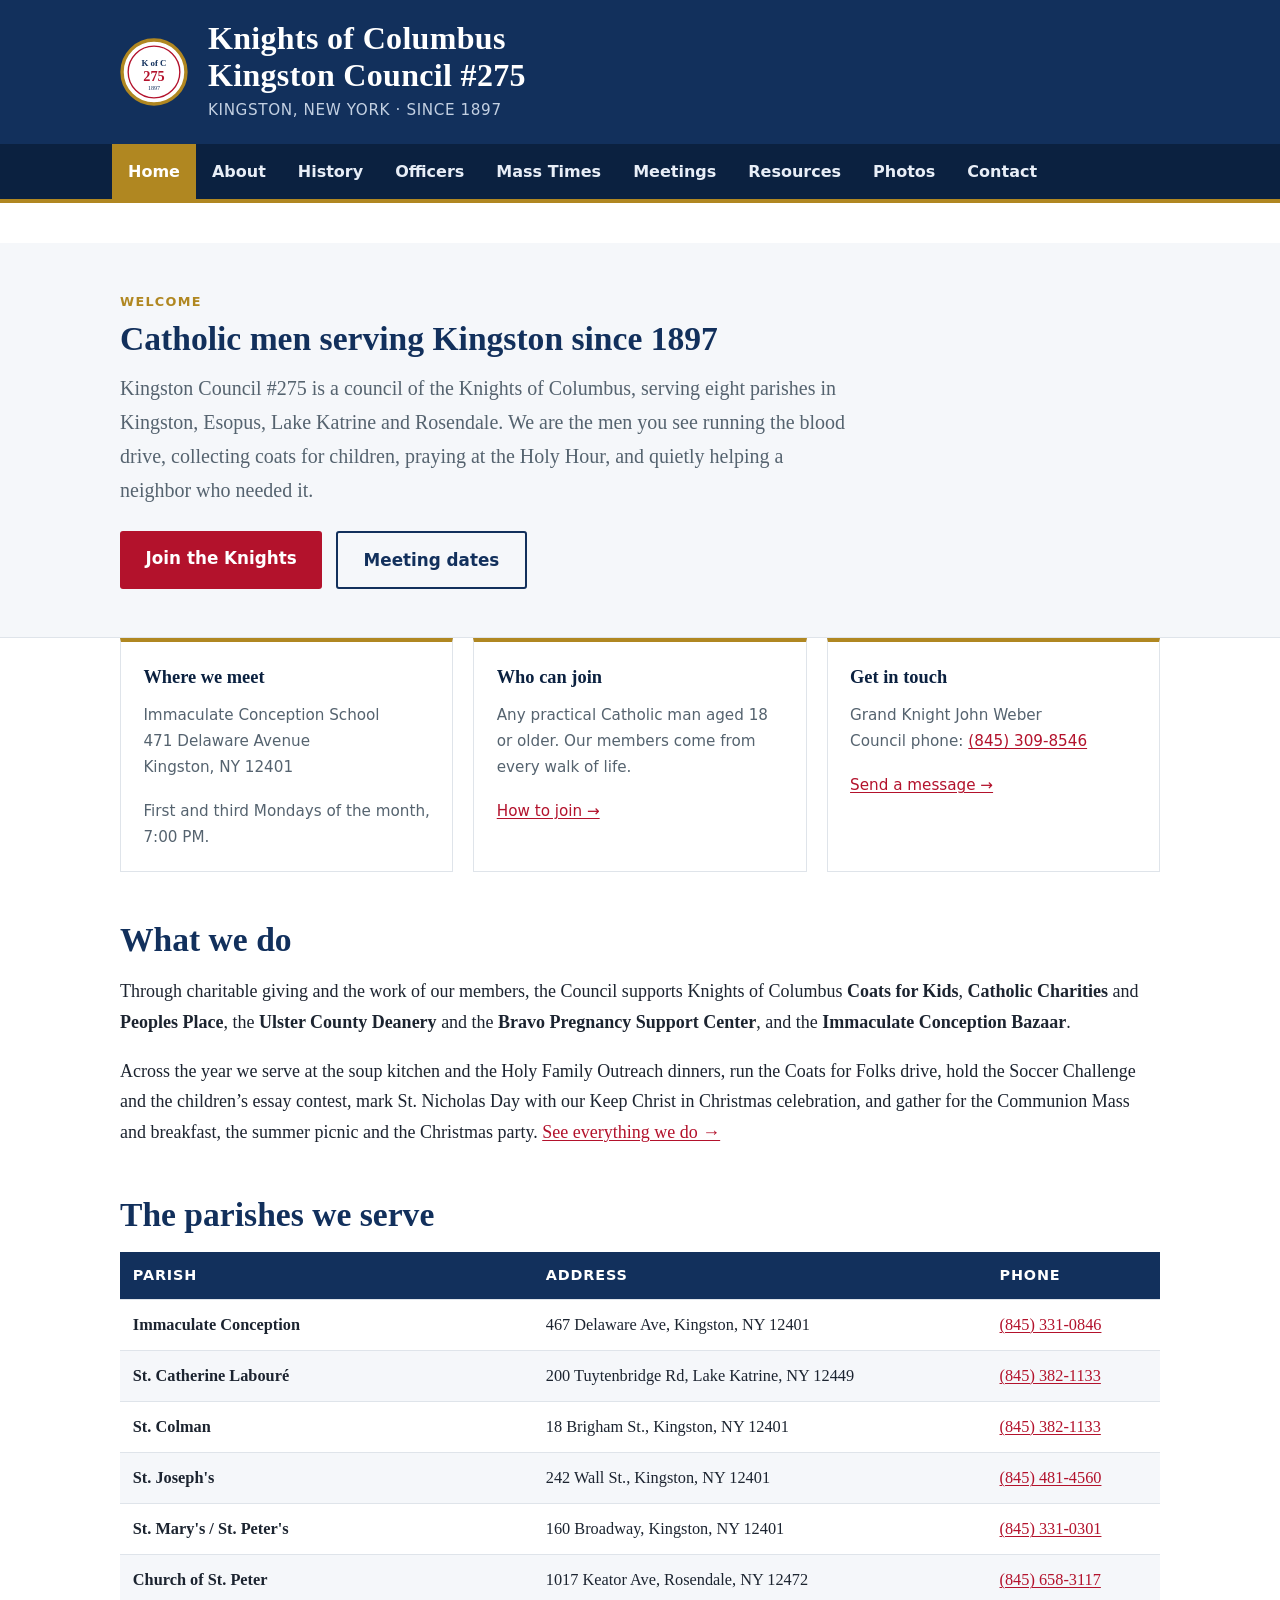
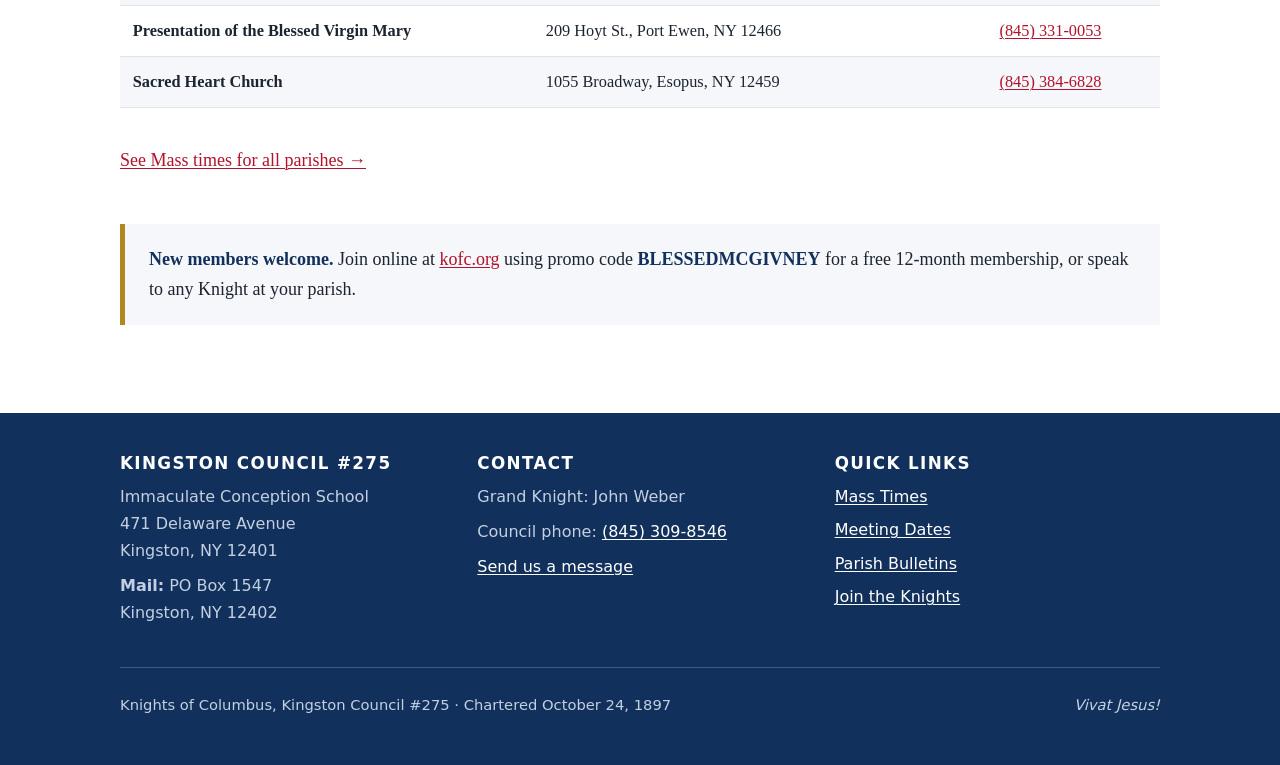
<file: index.html>
<!DOCTYPE html>
<html lang="en">
<head>
  <meta charset="utf-8">
  <meta name="viewport" content="width=device-width, initial-scale=1">
  <title>Home &middot; Knights of Columbus Kingston Council #275</title>
  <meta name="description" content="Knights of Columbus Kingston Council #275, serving eight Catholic parishes in Kingston, Esopus, Lake Katrine and Rosendale, New York since 1897.">
  <link rel="stylesheet" href="styles.css">
</head>
<body>
  <a class="skip" href="#main">Skip to content</a>

  <header class="masthead">
    <div class="wrap">
      <svg class="crest" viewBox="0 0 100 100" role="img" aria-label="Kingston Council 275 emblem">
  <circle cx="50" cy="50" r="47" fill="#fff"/>
  <circle cx="50" cy="50" r="47" fill="none" stroke="#b08721" stroke-width="5"/>
  <circle cx="50" cy="50" r="38" fill="none" stroke="#b3122c" stroke-width="2"/>
  <text x="50" y="41" text-anchor="middle" font-family="Georgia, serif" font-size="13"
        font-weight="bold" fill="#12305c">K of C</text>
  <text x="50" y="63" text-anchor="middle" font-family="Georgia, serif" font-size="21"
        font-weight="bold" fill="#b3122c">275</text>
  <text x="50" y="77" text-anchor="middle" font-family="Georgia, serif" font-size="9"
        fill="#12305c">1897</text>
</svg>
      <div>
        <h1>Knights of Columbus<br>Kingston Council #275</h1>
        <p class="tagline">Kingston, New York &middot; Since 1897</p>
      </div>
    </div>
  </header>

  <nav class="main" aria-label="Main">
    <ul>
      <li><a href="index.html" aria-current="page">Home</a></li>
      <li><a href="about.html">About</a></li>
      <li><a href="history.html">History</a></li>
      <li><a href="officers.html">Officers</a></li>
      <li><a href="mass-times.html">Mass Times</a></li>
      <li><a href="meetings.html">Meetings</a></li>
      <li><a href="resources.html">Resources</a></li>
      <li><a href="photos.html">Photos</a></li>
      <li><a href="contact.html">Contact</a></li>
    </ul>
  </nav>

  <main id="main">
    <div class="hero">
      <div class="wrap">
        <p class="eyebrow">Welcome</p>
        <h2>Catholic men serving Kingston since 1897</h2>
        <p class="lede">Kingston Council #275 is a council of the Knights of Columbus, serving eight
        parishes in Kingston, Esopus, Lake Katrine and Rosendale. We are the men you see running the
        blood drive, collecting coats for children, praying at the Holy Hour, and quietly helping a
        neighbor who needed it.</p>
        <div class="btn-row">
          <a class="btn" href="about.html">Join the Knights</a>
          <a class="btn secondary" href="meetings.html">Meeting dates</a>
        </div>
      </div>
    </div>

    <div class="wrap">
      <section>
        <div class="cards">
          <div class="card">
            <h3>Where we meet</h3>
            <p class="meta">Immaculate Conception School<br>471 Delaware Avenue<br>Kingston, NY 12401</p>
            <p class="meta">First and third Mondays of the month, 7:00 PM.</p>
          </div>
          <div class="card">
            <h3>Who can join</h3>
            <p class="meta">Any practical Catholic man aged 18 or older. Our members come from every
            walk of life.</p>
            <p class="meta"><a href="about.html">How to join &rarr;</a></p>
          </div>
          <div class="card">
            <h3>Get in touch</h3>
            <p class="meta">Grand Knight John Weber<br>
            Council phone: <a href="tel:+18453098546">(845) 309-8546</a></p>
            <p class="meta"><a href="contact.html">Send a message &rarr;</a></p>
          </div>
        </div>
      </section>

      <section>
        <h2>What we do</h2>
        <p>Through charitable giving and the work of our members, the Council supports Knights of
        Columbus <strong>Coats for Kids</strong>, <strong>Catholic Charities</strong> and
        <strong>Peoples Place</strong>, the <strong>Ulster County Deanery</strong> and the
        <strong>Bravo Pregnancy Support Center</strong>, and the
        <strong>Immaculate Conception Bazaar</strong>.</p>
        <p>Across the year we serve at the soup kitchen and the Holy Family Outreach dinners, run
        the Coats for Folks drive, hold the Soccer Challenge and the children&rsquo;s essay contest,
        mark St. Nicholas Day with our Keep Christ in Christmas celebration, and gather for the
        Communion Mass and breakfast, the summer picnic and the Christmas party.
        <a href="meetings.html">See everything we do &rarr;</a></p>
      </section>

      <section>
        <h2>The parishes we serve</h2>
        <div class="table-scroll">
          <table>
            <thead><tr><th>Parish</th><th>Address</th><th>Phone</th></tr></thead>
            <tbody>
          <tr><td><strong>Immaculate Conception</strong></td><td>467 Delaware Ave, Kingston, NY 12401</td><td><a href="tel:+18453310846">(845) 331-0846</a></td></tr>
          <tr><td><strong>St. Catherine Labour&eacute;</strong></td><td>200 Tuytenbridge Rd, Lake Katrine, NY 12449</td><td><a href="tel:+18453821133">(845) 382-1133</a></td></tr>
          <tr><td><strong>St. Colman</strong></td><td>18 Brigham St., Kingston, NY 12401</td><td><a href="tel:+18453821133">(845) 382-1133</a></td></tr>
          <tr><td><strong>St. Joseph's</strong></td><td>242 Wall St., Kingston, NY 12401</td><td><a href="tel:+18454814560">(845) 481-4560</a></td></tr>
          <tr><td><strong>St. Mary's / St. Peter's</strong></td><td>160 Broadway, Kingston, NY 12401</td><td><a href="tel:+18453310301">(845) 331-0301</a></td></tr>
          <tr><td><strong>Church of St. Peter</strong></td><td>1017 Keator Ave, Rosendale, NY 12472</td><td><a href="tel:+18456583117">(845) 658-3117</a></td></tr>
          <tr><td><strong>Presentation of the Blessed Virgin Mary</strong></td><td>209 Hoyt St., Port Ewen, NY 12466</td><td><a href="tel:+18453310053">(845) 331-0053</a></td></tr>
          <tr><td><strong>Sacred Heart Church</strong></td><td>1055 Broadway, Esopus, NY 12459</td><td><a href="tel:+18453846828">(845) 384-6828</a></td></tr>
            </tbody>
          </table>
        </div>
        <p><a href="mass-times.html">See Mass times for all parishes &rarr;</a></p>
      </section>

      <section>
        <div class="callout">
          <p><strong>New members welcome.</strong> Join online at
          <a href="https://www.kofc.org/en/index.html">kofc.org</a> using promo code
          <strong>BLESSEDMCGIVNEY</strong> for a free 12-month membership, or speak to any Knight at
          your parish.</p>
        </div>
      </section>
    </div>

  </main>

  <footer class="site">
  <div class="wrap">
    <div class="cols">
      <div>
        <h2>Kingston Council #275</h2>
        <p>Immaculate Conception School<br>471 Delaware Avenue<br>Kingston, NY 12401</p>
        <p><strong>Mail:</strong> PO Box 1547<br>Kingston, NY 12402</p>
      </div>
      <div>
        <h2>Contact</h2>
        <p>Grand Knight: John Weber</p>
        <p>Council phone: <a href="tel:+18453098546">(845) 309-8546</a></p>
        <p><a href="contact.html">Send us a message</a></p>
      </div>
      <div>
        <h2>Quick Links</h2>
        <ul>
          <li><a href="mass-times.html">Mass Times</a></li>
          <li><a href="meetings.html">Meeting Dates</a></li>
          <li><a href="resources.html">Parish Bulletins</a></li>
          <li><a href="about.html">Join the Knights</a></li>
        </ul>
      </div>
    </div>
    <div class="vivat">
      <span>Knights of Columbus, Kingston Council #275 &middot; Chartered October 24, 1897</span>
      <span><em>Vivat Jesus!</em></span>
    </div>
  </div>
</footer>
</body>
</html>
</file>
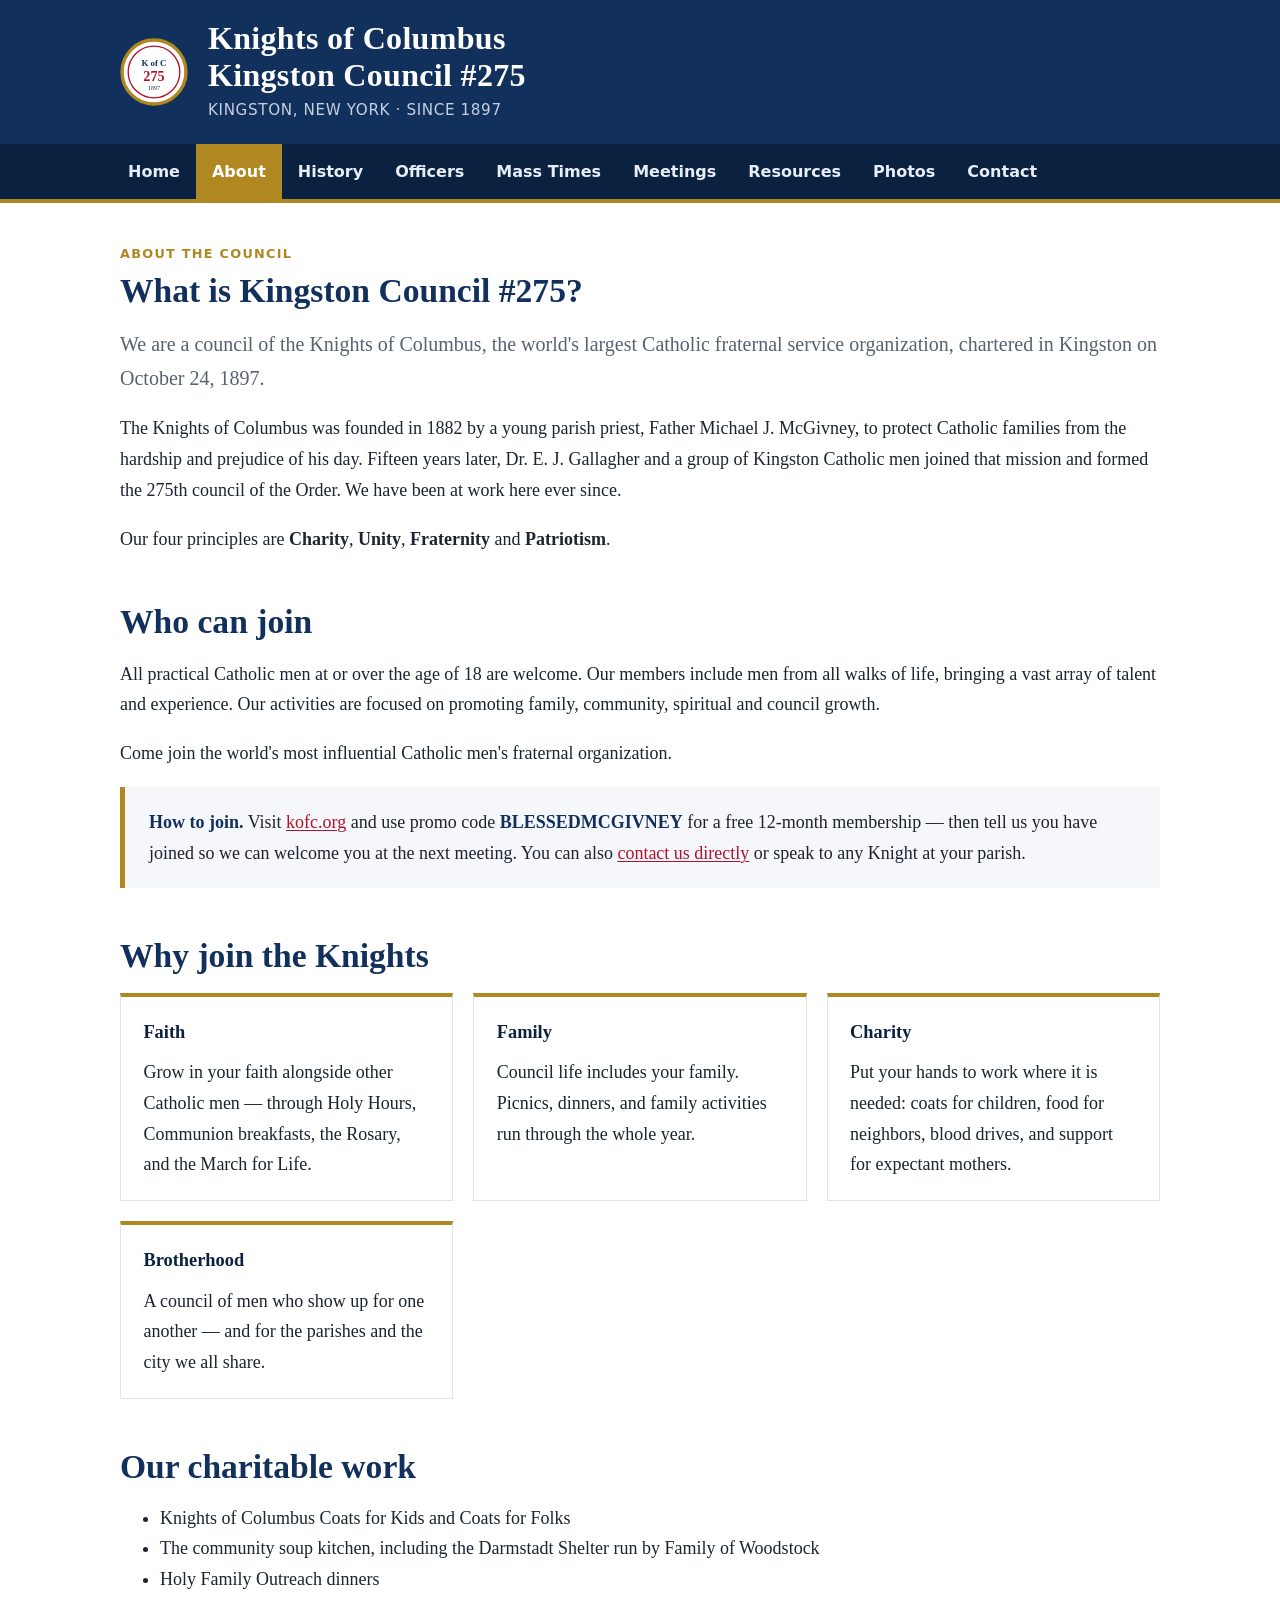
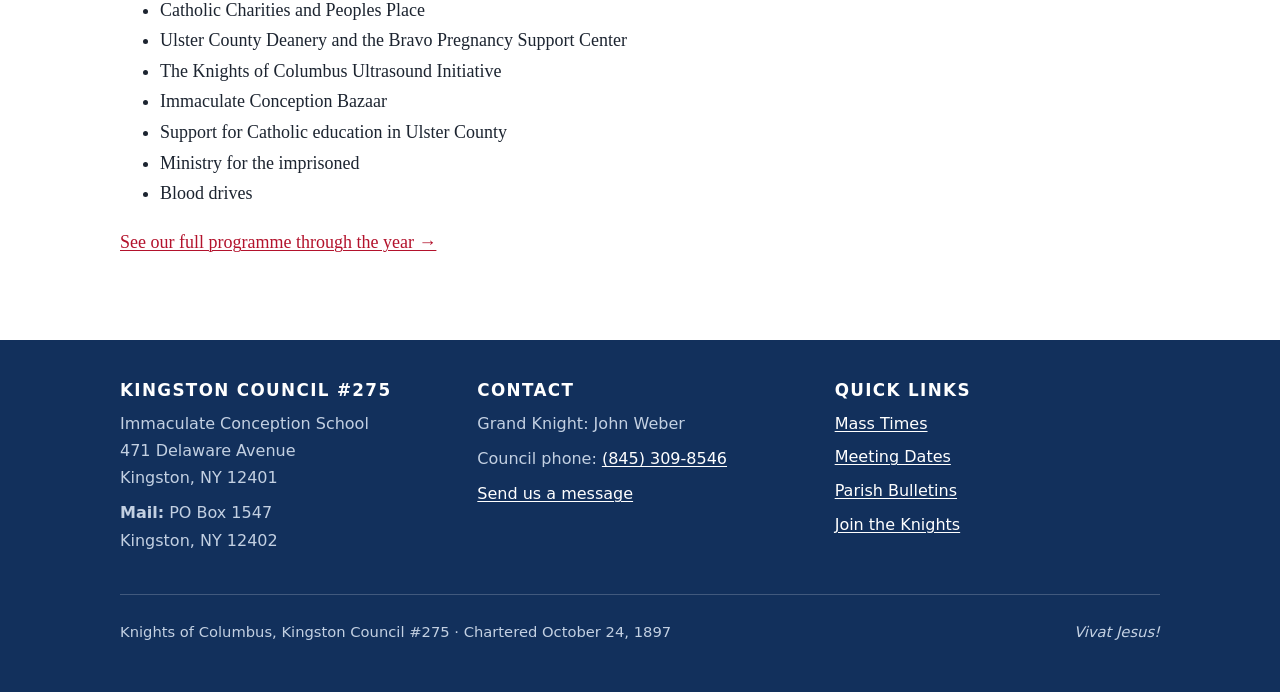
<file: about.html>
<!DOCTYPE html>
<html lang="en">
<head>
  <meta charset="utf-8">
  <meta name="viewport" content="width=device-width, initial-scale=1">
  <title>About &middot; Knights of Columbus Kingston Council #275</title>
  <meta name="description" content="About Knights of Columbus Kingston Council #275 -- who we are, who can join, and the charitable work we support in Ulster County, New York.">
  <link rel="stylesheet" href="styles.css">
</head>
<body>
  <a class="skip" href="#main">Skip to content</a>

  <header class="masthead">
    <div class="wrap">
      <svg class="crest" viewBox="0 0 100 100" role="img" aria-label="Kingston Council 275 emblem">
  <circle cx="50" cy="50" r="47" fill="#fff"/>
  <circle cx="50" cy="50" r="47" fill="none" stroke="#b08721" stroke-width="5"/>
  <circle cx="50" cy="50" r="38" fill="none" stroke="#b3122c" stroke-width="2"/>
  <text x="50" y="41" text-anchor="middle" font-family="Georgia, serif" font-size="13"
        font-weight="bold" fill="#12305c">K of C</text>
  <text x="50" y="63" text-anchor="middle" font-family="Georgia, serif" font-size="21"
        font-weight="bold" fill="#b3122c">275</text>
  <text x="50" y="77" text-anchor="middle" font-family="Georgia, serif" font-size="9"
        fill="#12305c">1897</text>
</svg>
      <div>
        <h1>Knights of Columbus<br>Kingston Council #275</h1>
        <p class="tagline">Kingston, New York &middot; Since 1897</p>
      </div>
    </div>
  </header>

  <nav class="main" aria-label="Main">
    <ul>
      <li><a href="index.html">Home</a></li>
      <li><a href="about.html" aria-current="page">About</a></li>
      <li><a href="history.html">History</a></li>
      <li><a href="officers.html">Officers</a></li>
      <li><a href="mass-times.html">Mass Times</a></li>
      <li><a href="meetings.html">Meetings</a></li>
      <li><a href="resources.html">Resources</a></li>
      <li><a href="photos.html">Photos</a></li>
      <li><a href="contact.html">Contact</a></li>
    </ul>
  </nav>

  <main id="main">
    <div class="wrap">
      <section>
        <p class="eyebrow">About the Council</p>
        <h2>What is Kingston Council #275?</h2>
        <p class="lede">We are a council of the Knights of Columbus, the world's largest Catholic
        fraternal service organization, chartered in Kingston on October 24, 1897.</p>
        <p>The Knights of Columbus was founded in 1882 by a young parish priest, Father Michael J.
        McGivney, to protect Catholic families from the hardship and prejudice of his day. Fifteen
        years later, Dr. E. J. Gallagher and a group of Kingston Catholic men joined that mission and
        formed the 275th council of the Order. We have been at work here ever since.</p>
        <p>Our four principles are <strong>Charity</strong>, <strong>Unity</strong>,
        <strong>Fraternity</strong> and <strong>Patriotism</strong>.</p>
      </section>

      <section>
        <h2>Who can join</h2>
        <p>All practical Catholic men at or over the age of 18 are welcome. Our members include men
        from all walks of life, bringing a vast array of talent and experience. Our activities are
        focused on promoting family, community, spiritual and council growth.</p>
        <p>Come join the world's most influential Catholic men's fraternal organization.</p>
        <div class="callout">
          <p><strong>How to join.</strong> Visit
          <a href="https://www.kofc.org/en/index.html">kofc.org</a> and use promo code
          <strong>BLESSEDMCGIVNEY</strong> for a free 12-month membership &mdash; then tell us you
          have joined so we can welcome you at the next meeting. You can also
          <a href="contact.html">contact us directly</a> or speak to any Knight at your parish.</p>
        </div>
      </section>

      <section>
        <h2>Why join the Knights</h2>
        <div class="cards">
          <div class="card">
            <h3>Faith</h3>
            <p>Grow in your faith alongside other Catholic men &mdash; through Holy Hours, Communion
            breakfasts, the Rosary, and the March for Life.</p>
          </div>
          <div class="card">
            <h3>Family</h3>
            <p>Council life includes your family. Picnics, dinners, and family activities run through
            the whole year.</p>
          </div>
          <div class="card">
            <h3>Charity</h3>
            <p>Put your hands to work where it is needed: coats for children, food for neighbors,
            blood drives, and support for expectant mothers.</p>
          </div>
          <div class="card">
            <h3>Brotherhood</h3>
            <p>A council of men who show up for one another &mdash; and for the parishes and the city
            we all share.</p>
          </div>
        </div>
      </section>

      <section>
        <h2>Our charitable work</h2>
        <ul>
          <li>Knights of Columbus Coats for Kids and Coats for Folks</li>
          <li>The community soup kitchen, including the Darmstadt Shelter run by Family of Woodstock</li>
          <li>Holy Family Outreach dinners</li>
          <li>Catholic Charities and Peoples Place</li>
          <li>Ulster County Deanery and the Bravo Pregnancy Support Center</li>
          <li>The Knights of Columbus Ultrasound Initiative</li>
          <li>Immaculate Conception Bazaar</li>
          <li>Support for Catholic education in Ulster County</li>
          <li>Ministry for the imprisoned</li>
          <li>Blood drives</li>
        </ul>
        <p><a href="meetings.html">See our full programme through the year &rarr;</a></p>
      </section>
    </div>

  </main>

  <footer class="site">
  <div class="wrap">
    <div class="cols">
      <div>
        <h2>Kingston Council #275</h2>
        <p>Immaculate Conception School<br>471 Delaware Avenue<br>Kingston, NY 12401</p>
        <p><strong>Mail:</strong> PO Box 1547<br>Kingston, NY 12402</p>
      </div>
      <div>
        <h2>Contact</h2>
        <p>Grand Knight: John Weber</p>
        <p>Council phone: <a href="tel:+18453098546">(845) 309-8546</a></p>
        <p><a href="contact.html">Send us a message</a></p>
      </div>
      <div>
        <h2>Quick Links</h2>
        <ul>
          <li><a href="mass-times.html">Mass Times</a></li>
          <li><a href="meetings.html">Meeting Dates</a></li>
          <li><a href="resources.html">Parish Bulletins</a></li>
          <li><a href="about.html">Join the Knights</a></li>
        </ul>
      </div>
    </div>
    <div class="vivat">
      <span>Knights of Columbus, Kingston Council #275 &middot; Chartered October 24, 1897</span>
      <span><em>Vivat Jesus!</em></span>
    </div>
  </div>
</footer>
</body>
</html>
</file>
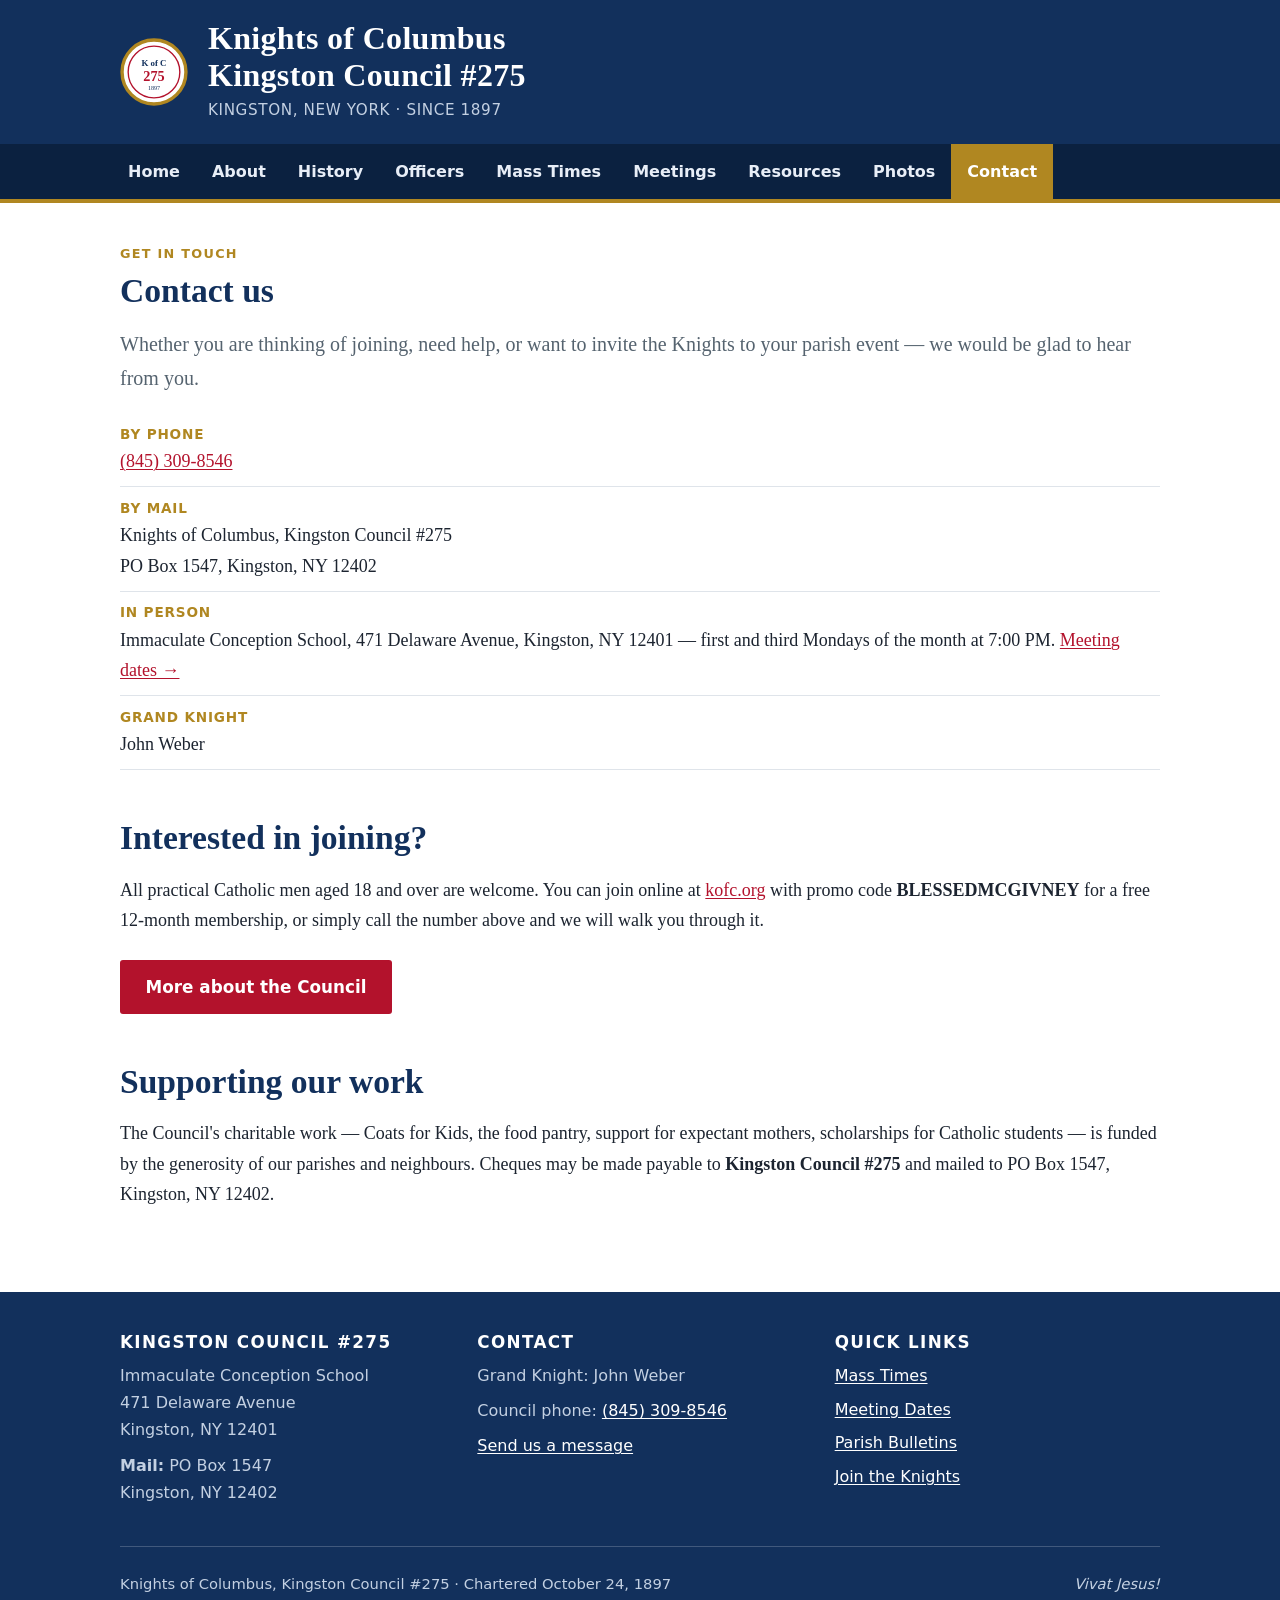
<file: contact.html>
<!DOCTYPE html>
<html lang="en">
<head>
  <meta charset="utf-8">
  <meta name="viewport" content="width=device-width, initial-scale=1">
  <title>Contact &middot; Knights of Columbus Kingston Council #275</title>
  <meta name="description" content="Contact Knights of Columbus Kingston Council #275 in Kingston, New York -- by phone, by mail, or in person at our meetings.">
  <link rel="stylesheet" href="styles.css">
</head>
<body>
  <a class="skip" href="#main">Skip to content</a>

  <header class="masthead">
    <div class="wrap">
      <svg class="crest" viewBox="0 0 100 100" role="img" aria-label="Kingston Council 275 emblem">
  <circle cx="50" cy="50" r="47" fill="#fff"/>
  <circle cx="50" cy="50" r="47" fill="none" stroke="#b08721" stroke-width="5"/>
  <circle cx="50" cy="50" r="38" fill="none" stroke="#b3122c" stroke-width="2"/>
  <text x="50" y="41" text-anchor="middle" font-family="Georgia, serif" font-size="13"
        font-weight="bold" fill="#12305c">K of C</text>
  <text x="50" y="63" text-anchor="middle" font-family="Georgia, serif" font-size="21"
        font-weight="bold" fill="#b3122c">275</text>
  <text x="50" y="77" text-anchor="middle" font-family="Georgia, serif" font-size="9"
        fill="#12305c">1897</text>
</svg>
      <div>
        <h1>Knights of Columbus<br>Kingston Council #275</h1>
        <p class="tagline">Kingston, New York &middot; Since 1897</p>
      </div>
    </div>
  </header>

  <nav class="main" aria-label="Main">
    <ul>
      <li><a href="index.html">Home</a></li>
      <li><a href="about.html">About</a></li>
      <li><a href="history.html">History</a></li>
      <li><a href="officers.html">Officers</a></li>
      <li><a href="mass-times.html">Mass Times</a></li>
      <li><a href="meetings.html">Meetings</a></li>
      <li><a href="resources.html">Resources</a></li>
      <li><a href="photos.html">Photos</a></li>
      <li><a href="contact.html" aria-current="page">Contact</a></li>
    </ul>
  </nav>

  <main id="main">
    <div class="wrap">
      <section>
        <p class="eyebrow">Get in touch</p>
        <h2>Contact us</h2>
        <p class="lede">Whether you are thinking of joining, need help, or want to invite the Knights
        to your parish event &mdash; we would be glad to hear from you.</p>

        <ul class="contact-list">
          <li>
            <span class="role">By phone</span>
            <a href="tel:+18453098546">(845) 309-8546</a>
          </li>
          <li>
            <span class="role">By mail</span>
            Knights of Columbus, Kingston Council #275<br>
            PO Box 1547, Kingston, NY 12402
          </li>
          <li>
            <span class="role">In person</span>
            Immaculate Conception School, 471 Delaware Avenue, Kingston, NY 12401 &mdash; first and
            third Mondays of the month at 7:00 PM.
            <a href="meetings.html">Meeting dates &rarr;</a>
          </li>
          <li>
            <span class="role">Grand Knight</span>
            John Weber
          </li>
        </ul>

        <!-- FOR THE WEBMASTER: add a council e-mail address to the list above once one exists.
             Use an address the Council itself owns (e.g. info@kingstonkofc.org, or a Google group
             with two or three officers on it) rather than one person's personal account, so access
             is never lost again. See README.md for how to add a working contact form. -->
      </section>

      <section>
        <h2>Interested in joining?</h2>
        <p>All practical Catholic men aged 18 and over are welcome. You can join online at
        <a href="https://www.kofc.org/en/index.html">kofc.org</a> with promo code
        <strong>BLESSEDMCGIVNEY</strong> for a free 12-month membership, or simply call the number
        above and we will walk you through it.</p>
        <div class="btn-row">
          <a class="btn" href="about.html">More about the Council</a>
        </div>
      </section>

      <section>
        <h2>Supporting our work</h2>
        <p>The Council's charitable work &mdash; Coats for Kids, the food pantry, support for
        expectant mothers, scholarships for Catholic students &mdash; is funded by the generosity of
        our parishes and neighbours. Cheques may be made payable to <strong>Kingston Council
        #275</strong> and mailed to PO Box 1547, Kingston, NY 12402.</p>
        <!-- FOR THE WEBMASTER: the old site had an online donation form. Online giving needs a
             payment processor, which means fees and bookkeeping - the Financial Secretary and the
             Trustees should decide, not the webmaster alone. Cheques to the PO Box for now. -->
      </section>
    </div>

  </main>

  <footer class="site">
  <div class="wrap">
    <div class="cols">
      <div>
        <h2>Kingston Council #275</h2>
        <p>Immaculate Conception School<br>471 Delaware Avenue<br>Kingston, NY 12401</p>
        <p><strong>Mail:</strong> PO Box 1547<br>Kingston, NY 12402</p>
      </div>
      <div>
        <h2>Contact</h2>
        <p>Grand Knight: John Weber</p>
        <p>Council phone: <a href="tel:+18453098546">(845) 309-8546</a></p>
        <p><a href="contact.html">Send us a message</a></p>
      </div>
      <div>
        <h2>Quick Links</h2>
        <ul>
          <li><a href="mass-times.html">Mass Times</a></li>
          <li><a href="meetings.html">Meeting Dates</a></li>
          <li><a href="resources.html">Parish Bulletins</a></li>
          <li><a href="about.html">Join the Knights</a></li>
        </ul>
      </div>
    </div>
    <div class="vivat">
      <span>Knights of Columbus, Kingston Council #275 &middot; Chartered October 24, 1897</span>
      <span><em>Vivat Jesus!</em></span>
    </div>
  </div>
</footer>
</body>
</html>
</file>
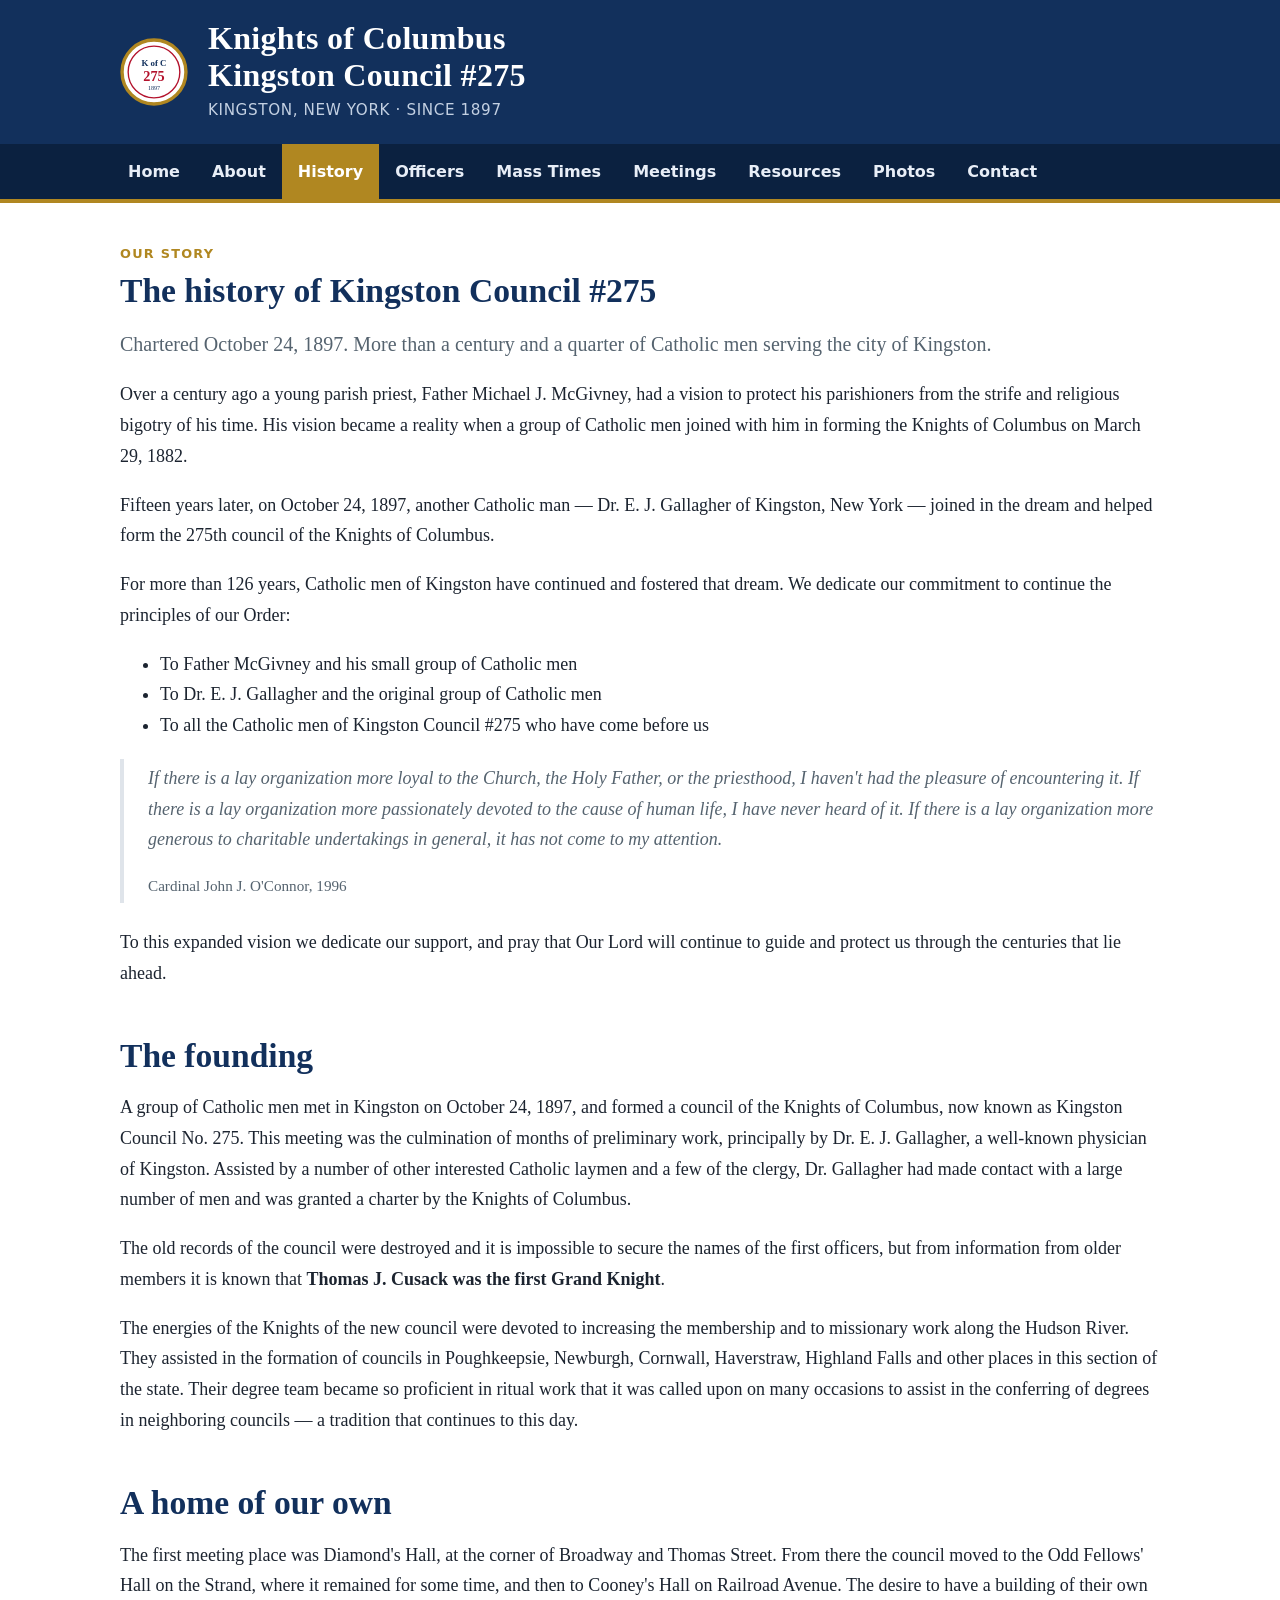
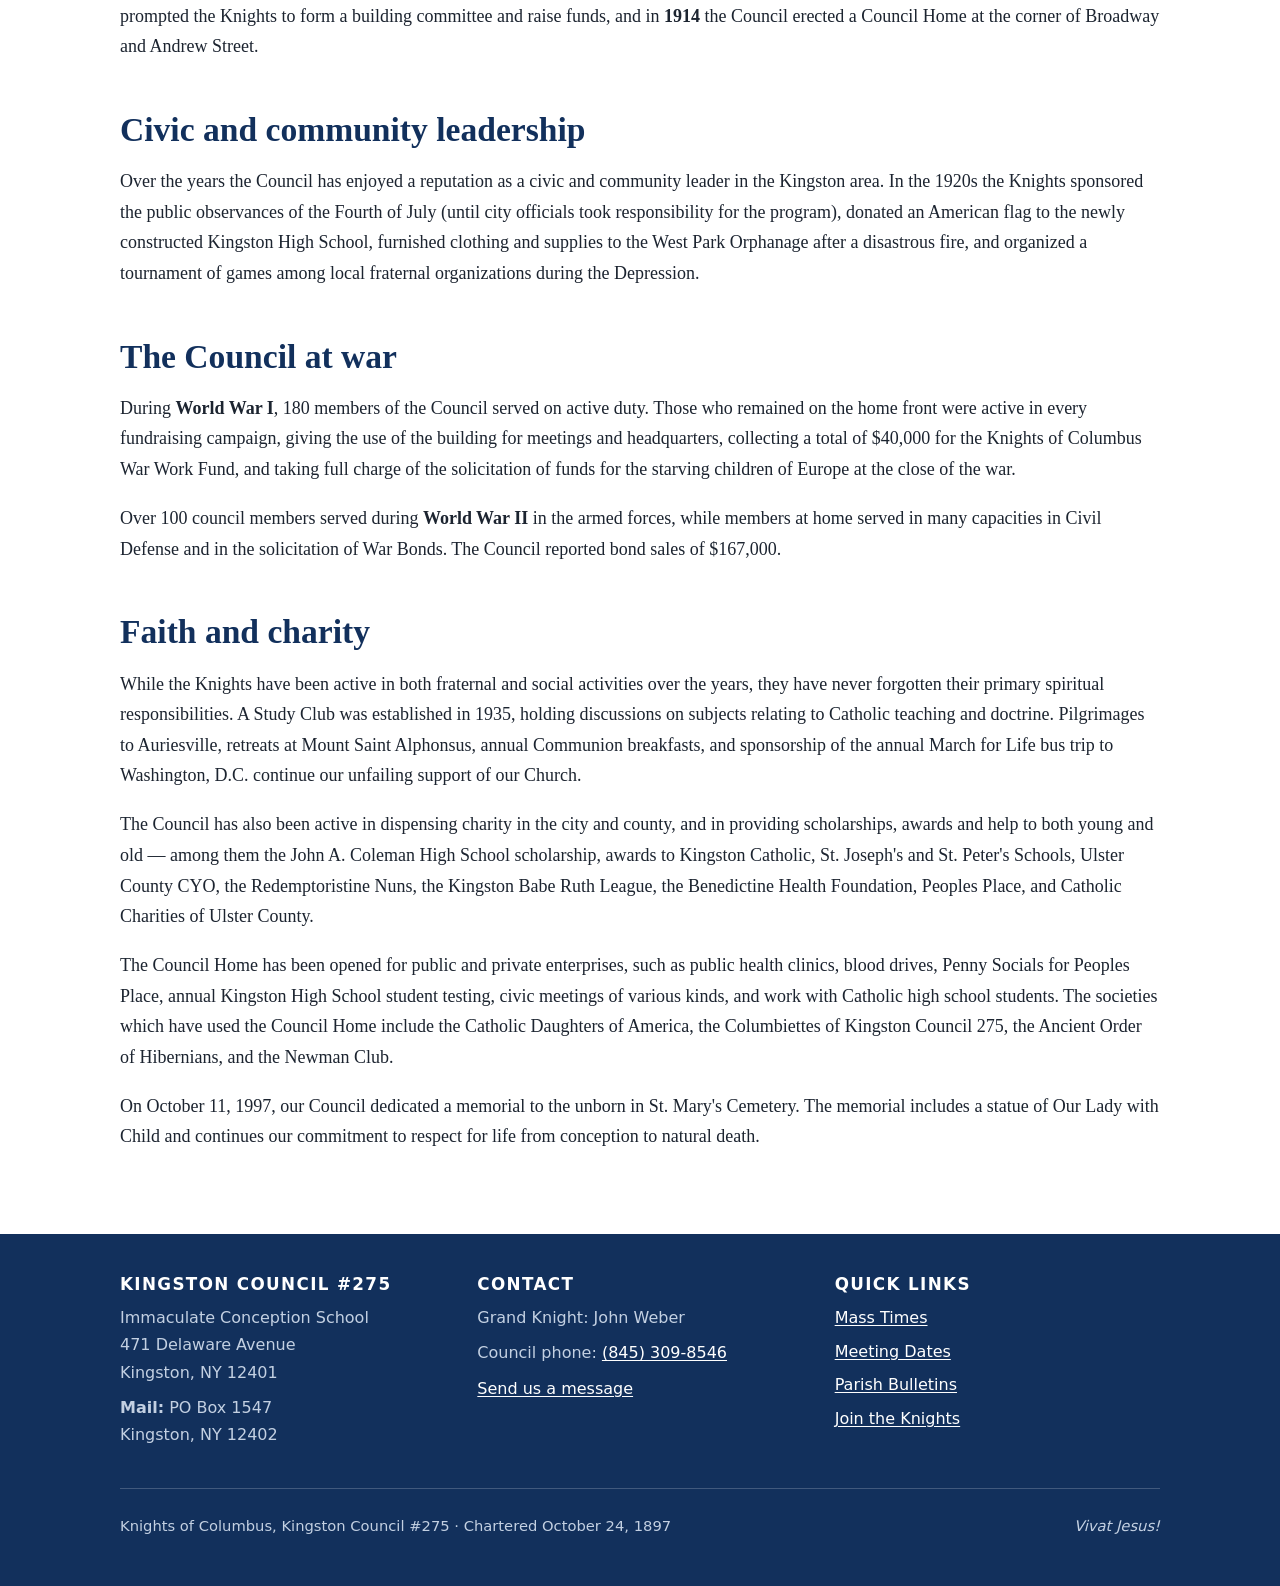
<file: history.html>
<!DOCTYPE html>
<html lang="en">
<head>
  <meta charset="utf-8">
  <meta name="viewport" content="width=device-width, initial-scale=1">
  <title>History &middot; Knights of Columbus Kingston Council #275</title>
  <meta name="description" content="The history of Knights of Columbus Kingston Council #275, chartered in Kingston, New York on October 24, 1897.">
  <link rel="stylesheet" href="styles.css">
</head>
<body>
  <a class="skip" href="#main">Skip to content</a>

  <header class="masthead">
    <div class="wrap">
      <svg class="crest" viewBox="0 0 100 100" role="img" aria-label="Kingston Council 275 emblem">
  <circle cx="50" cy="50" r="47" fill="#fff"/>
  <circle cx="50" cy="50" r="47" fill="none" stroke="#b08721" stroke-width="5"/>
  <circle cx="50" cy="50" r="38" fill="none" stroke="#b3122c" stroke-width="2"/>
  <text x="50" y="41" text-anchor="middle" font-family="Georgia, serif" font-size="13"
        font-weight="bold" fill="#12305c">K of C</text>
  <text x="50" y="63" text-anchor="middle" font-family="Georgia, serif" font-size="21"
        font-weight="bold" fill="#b3122c">275</text>
  <text x="50" y="77" text-anchor="middle" font-family="Georgia, serif" font-size="9"
        fill="#12305c">1897</text>
</svg>
      <div>
        <h1>Knights of Columbus<br>Kingston Council #275</h1>
        <p class="tagline">Kingston, New York &middot; Since 1897</p>
      </div>
    </div>
  </header>

  <nav class="main" aria-label="Main">
    <ul>
      <li><a href="index.html">Home</a></li>
      <li><a href="about.html">About</a></li>
      <li><a href="history.html" aria-current="page">History</a></li>
      <li><a href="officers.html">Officers</a></li>
      <li><a href="mass-times.html">Mass Times</a></li>
      <li><a href="meetings.html">Meetings</a></li>
      <li><a href="resources.html">Resources</a></li>
      <li><a href="photos.html">Photos</a></li>
      <li><a href="contact.html">Contact</a></li>
    </ul>
  </nav>

  <main id="main">
    <div class="wrap">
      <section>
        <p class="eyebrow">Our story</p>
        <h2>The history of Kingston Council #275</h2>
        <p class="lede">Chartered October 24, 1897. More than a century and a quarter of Catholic men
        serving the city of Kingston.</p>

        <p>Over a century ago a young parish priest, Father Michael J. McGivney, had a vision to
        protect his parishioners from the strife and religious bigotry of his time. His vision became
        a reality when a group of Catholic men joined with him in forming the Knights of Columbus on
        March 29, 1882.</p>

        <p>Fifteen years later, on October 24, 1897, another Catholic man &mdash; Dr. E. J. Gallagher
        of Kingston, New York &mdash; joined in the dream and helped form the 275th council of the
        Knights of Columbus.</p>

        <p>For more than 126 years, Catholic men of Kingston have continued and fostered that dream.
        We dedicate our commitment to continue the principles of our Order:</p>
        <ul>
          <li>To Father McGivney and his small group of Catholic men</li>
          <li>To Dr. E. J. Gallagher and the original group of Catholic men</li>
          <li>To all the Catholic men of Kingston Council #275 who have come before us</li>
        </ul>

        <blockquote>
          <p>If there is a lay organization more loyal to the Church, the Holy Father, or the
          priesthood, I haven't had the pleasure of encountering it. If there is a lay organization
          more passionately devoted to the cause of human life, I have never heard of it. If there is
          a lay organization more generous to charitable undertakings in general, it has not come to
          my attention.</p>
          <cite>Cardinal John J. O'Connor, 1996</cite>
        </blockquote>

        <p>To this expanded vision we dedicate our support, and pray that Our Lord will continue to
        guide and protect us through the centuries that lie ahead.</p>
      </section>

      <section>
        <h2>The founding</h2>
        <p>A group of Catholic men met in Kingston on October 24, 1897, and formed a council of the
        Knights of Columbus, now known as Kingston Council No. 275. This meeting was the culmination
        of months of preliminary work, principally by Dr. E. J. Gallagher, a well-known physician of
        Kingston. Assisted by a number of other interested Catholic laymen and a few of the clergy,
        Dr. Gallagher had made contact with a large number of men and was granted a charter by the
        Knights of Columbus.</p>
        <p>The old records of the council were destroyed and it is impossible to secure the names of
        the first officers, but from information from older members it is known that
        <strong>Thomas J. Cusack was the first Grand Knight</strong>.</p>
        <p>The energies of the Knights of the new council were devoted to increasing the membership
        and to missionary work along the Hudson River. They assisted in the formation of councils in
        Poughkeepsie, Newburgh, Cornwall, Haverstraw, Highland Falls and other places in this section
        of the state. Their degree team became so proficient in ritual work that it was called upon on
        many occasions to assist in the conferring of degrees in neighboring councils &mdash; a
        tradition that continues to this day.</p>
      </section>

      <section>
        <h2>A home of our own</h2>
        <p>The first meeting place was Diamond's Hall, at the corner of Broadway and Thomas Street.
        From there the council moved to the Odd Fellows' Hall on the Strand, where it remained for some
        time, and then to Cooney's Hall on Railroad Avenue. The desire to have a building of their own
        prompted the Knights to form a building committee and raise funds, and in <strong>1914</strong>
        the Council erected a Council Home at the corner of Broadway and Andrew Street.</p>
      </section>

      <section>
        <h2>Civic and community leadership</h2>
        <p>Over the years the Council has enjoyed a reputation as a civic and community leader in the
        Kingston area. In the 1920s the Knights sponsored the public observances of the Fourth of July
        (until city officials took responsibility for the program), donated an American flag to the
        newly constructed Kingston High School, furnished clothing and supplies to the West Park
        Orphanage after a disastrous fire, and organized a tournament of games among local fraternal
        organizations during the Depression.</p>
      </section>

      <section>
        <h2>The Council at war</h2>
        <p>During <strong>World War I</strong>, 180 members of the Council served on active duty.
        Those who remained on the home front were active in every fundraising campaign, giving the use
        of the building for meetings and headquarters, collecting a total of $40,000 for the Knights of
        Columbus War Work Fund, and taking full charge of the solicitation of funds for the starving
        children of Europe at the close of the war.</p>
        <p>Over 100 council members served during <strong>World War II</strong> in the armed forces,
        while members at home served in many capacities in Civil Defense and in the solicitation of War
        Bonds. The Council reported bond sales of $167,000.</p>
      </section>

      <section>
        <h2>Faith and charity</h2>
        <p>While the Knights have been active in both fraternal and social activities over the years,
        they have never forgotten their primary spiritual responsibilities. A Study Club was
        established in 1935, holding discussions on subjects relating to Catholic teaching and
        doctrine. Pilgrimages to Auriesville, retreats at Mount Saint Alphonsus, annual Communion
        breakfasts, and sponsorship of the annual March for Life bus trip to Washington, D.C. continue
        our unfailing support of our Church.</p>
        <p>The Council has also been active in dispensing charity in the city and county, and in
        providing scholarships, awards and help to both young and old &mdash; among them the John A.
        Coleman High School scholarship, awards to Kingston Catholic, St. Joseph's and St. Peter's
        Schools, Ulster County CYO, the Redemptoristine Nuns, the Kingston Babe Ruth League, the
        Benedictine Health Foundation, Peoples Place, and Catholic Charities of Ulster County.</p>
        <p>The Council Home has been opened for public and private enterprises, such as public health
        clinics, blood drives, Penny Socials for Peoples Place, annual Kingston High School student
        testing, civic meetings of various kinds, and work with Catholic high school students. The
        societies which have used the Council Home include the Catholic Daughters of America, the
        Columbiettes of Kingston Council 275, the Ancient Order of Hibernians, and the Newman Club.</p>
        <p>On October 11, 1997, our Council dedicated a memorial to the unborn in St. Mary's Cemetery.
        The memorial includes a statue of Our Lady with Child and continues our commitment to respect
        for life from conception to natural death.</p>
      </section>
    </div>

  </main>

  <footer class="site">
  <div class="wrap">
    <div class="cols">
      <div>
        <h2>Kingston Council #275</h2>
        <p>Immaculate Conception School<br>471 Delaware Avenue<br>Kingston, NY 12401</p>
        <p><strong>Mail:</strong> PO Box 1547<br>Kingston, NY 12402</p>
      </div>
      <div>
        <h2>Contact</h2>
        <p>Grand Knight: John Weber</p>
        <p>Council phone: <a href="tel:+18453098546">(845) 309-8546</a></p>
        <p><a href="contact.html">Send us a message</a></p>
      </div>
      <div>
        <h2>Quick Links</h2>
        <ul>
          <li><a href="mass-times.html">Mass Times</a></li>
          <li><a href="meetings.html">Meeting Dates</a></li>
          <li><a href="resources.html">Parish Bulletins</a></li>
          <li><a href="about.html">Join the Knights</a></li>
        </ul>
      </div>
    </div>
    <div class="vivat">
      <span>Knights of Columbus, Kingston Council #275 &middot; Chartered October 24, 1897</span>
      <span><em>Vivat Jesus!</em></span>
    </div>
  </div>
</footer>
</body>
</html>
</file>
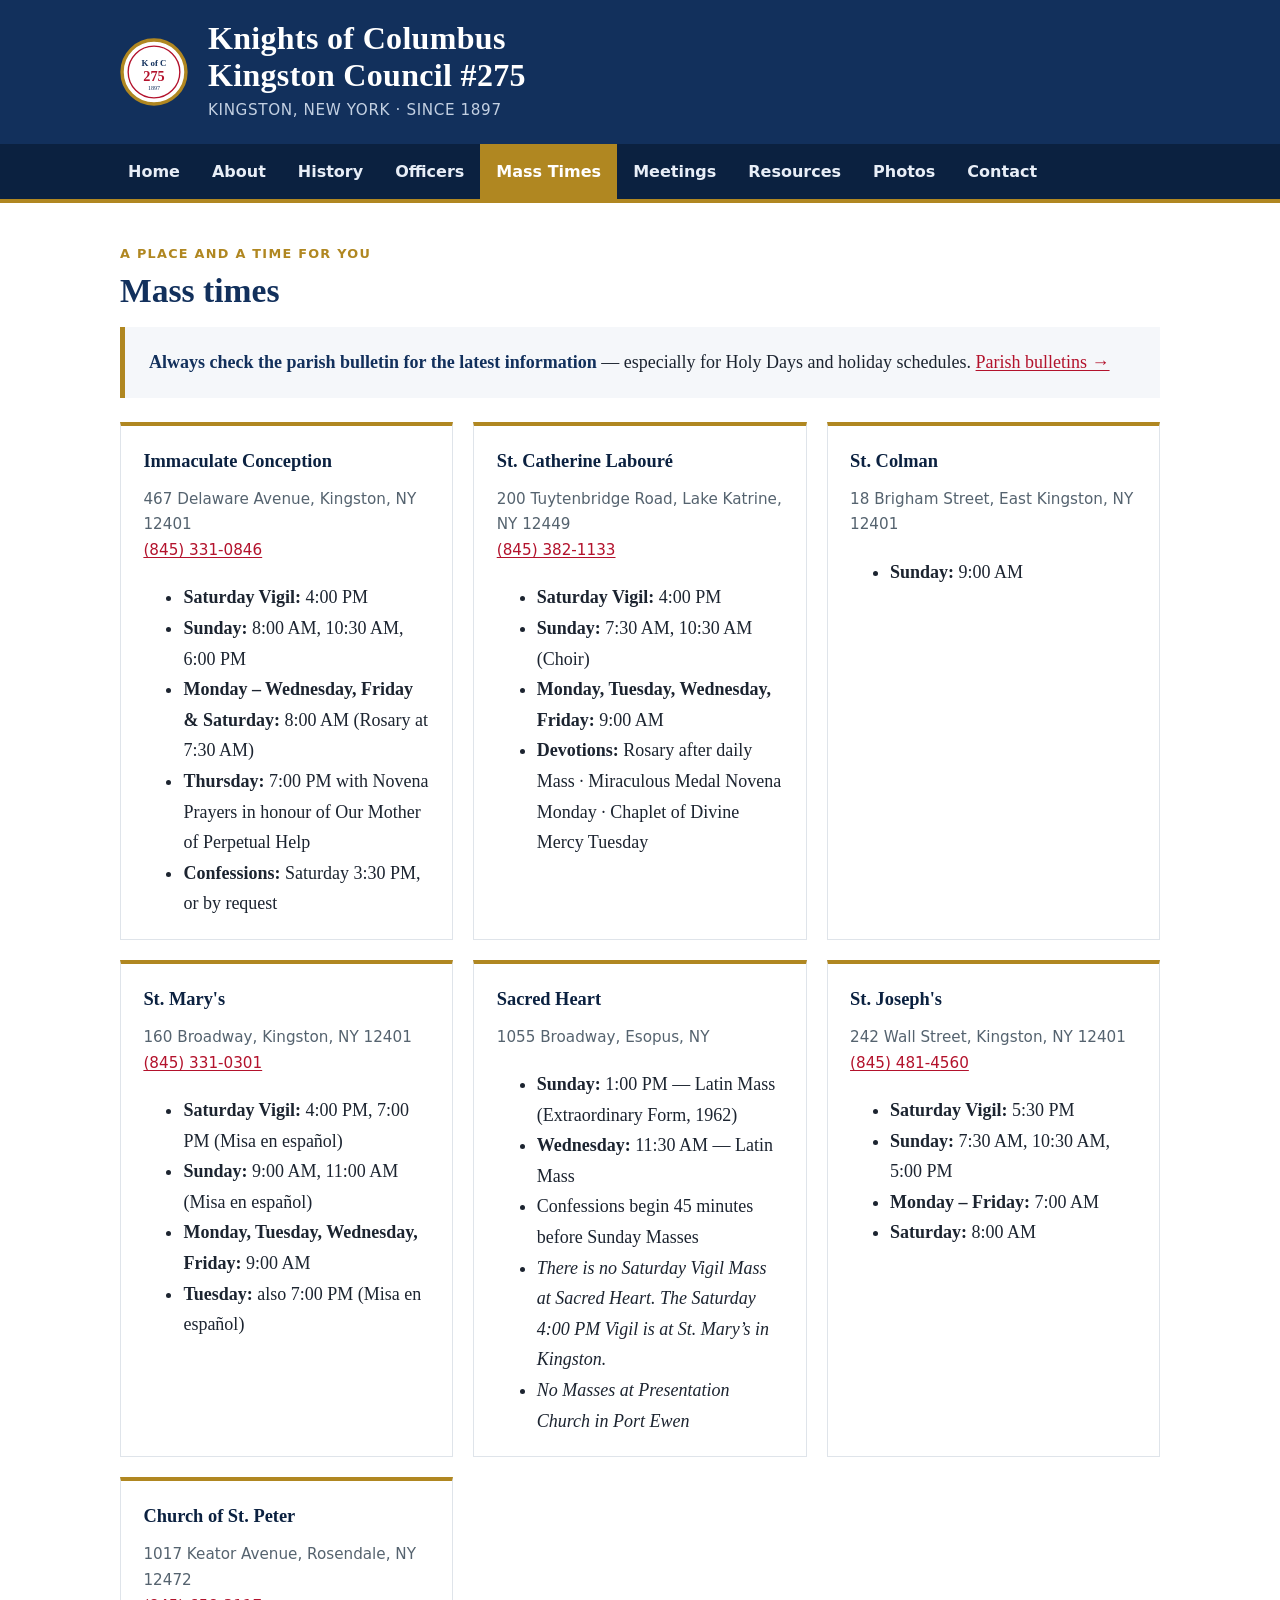
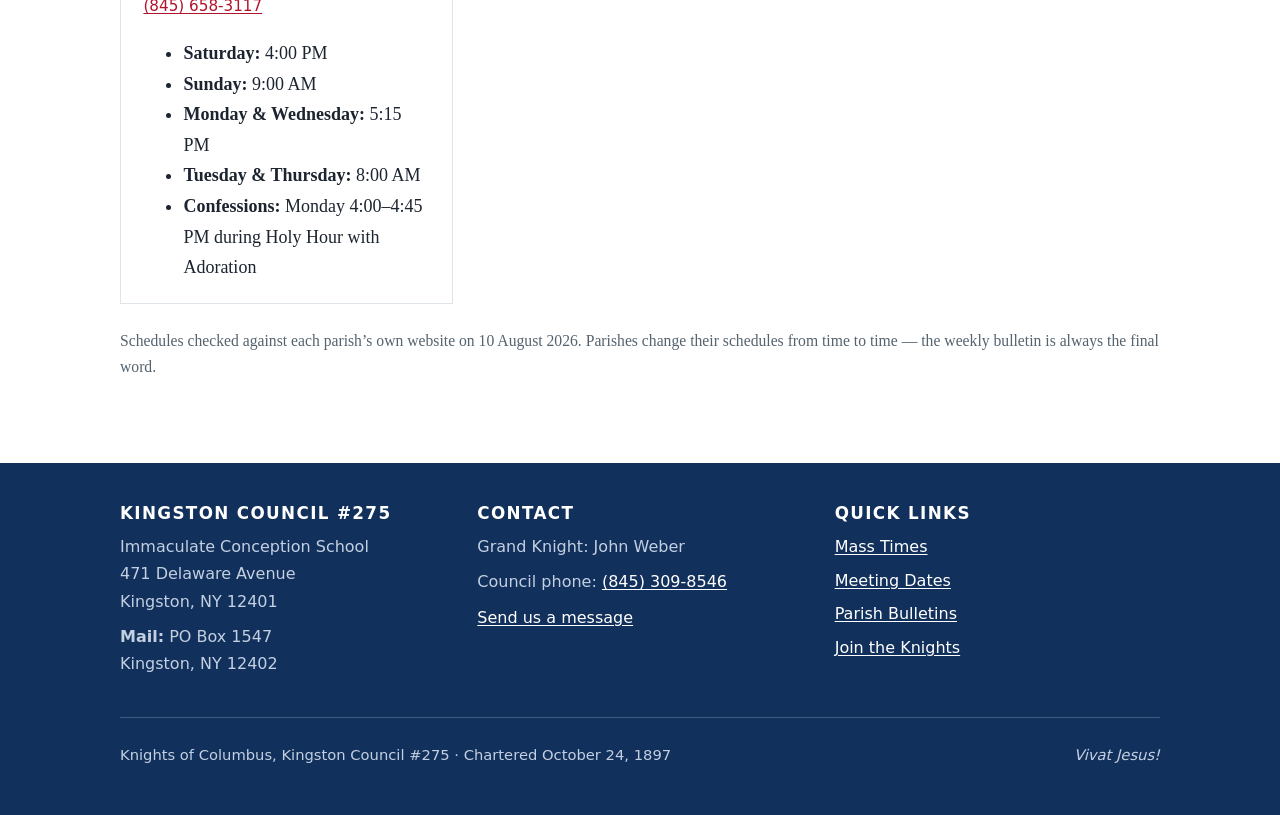
<file: mass-times.html>
<!DOCTYPE html>
<html lang="en">
<head>
  <meta charset="utf-8">
  <meta name="viewport" content="width=device-width, initial-scale=1">
  <title>Mass Times &middot; Knights of Columbus Kingston Council #275</title>
  <meta name="description" content="Mass times for the eight Catholic parishes served by Knights of Columbus Kingston Council #275 in Kingston, Lake Katrine, Rosendale, Esopus and Port Ewen, New York.">
  <link rel="stylesheet" href="styles.css">
</head>
<body>
  <a class="skip" href="#main">Skip to content</a>

  <header class="masthead">
    <div class="wrap">
      <svg class="crest" viewBox="0 0 100 100" role="img" aria-label="Kingston Council 275 emblem">
  <circle cx="50" cy="50" r="47" fill="#fff"/>
  <circle cx="50" cy="50" r="47" fill="none" stroke="#b08721" stroke-width="5"/>
  <circle cx="50" cy="50" r="38" fill="none" stroke="#b3122c" stroke-width="2"/>
  <text x="50" y="41" text-anchor="middle" font-family="Georgia, serif" font-size="13"
        font-weight="bold" fill="#12305c">K of C</text>
  <text x="50" y="63" text-anchor="middle" font-family="Georgia, serif" font-size="21"
        font-weight="bold" fill="#b3122c">275</text>
  <text x="50" y="77" text-anchor="middle" font-family="Georgia, serif" font-size="9"
        fill="#12305c">1897</text>
</svg>
      <div>
        <h1>Knights of Columbus<br>Kingston Council #275</h1>
        <p class="tagline">Kingston, New York &middot; Since 1897</p>
      </div>
    </div>
  </header>

  <nav class="main" aria-label="Main">
    <ul>
      <li><a href="index.html">Home</a></li>
      <li><a href="about.html">About</a></li>
      <li><a href="history.html">History</a></li>
      <li><a href="officers.html">Officers</a></li>
      <li><a href="mass-times.html" aria-current="page">Mass Times</a></li>
      <li><a href="meetings.html">Meetings</a></li>
      <li><a href="resources.html">Resources</a></li>
      <li><a href="photos.html">Photos</a></li>
      <li><a href="contact.html">Contact</a></li>
    </ul>
  </nav>

  <main id="main">
    <div class="wrap">
      <section>
        <p class="eyebrow">A place and a time for you</p>
        <h2>Mass times</h2>
        <div class="callout">
          <p><strong>Always check the parish bulletin for the latest information</strong> &mdash;
          especially for Holy Days and holiday schedules.
          <a href="resources.html">Parish bulletins &rarr;</a></p>
        </div>
        <div class="cards">
        <div class="card">
          <h3>Immaculate Conception</h3>
          <p class="meta">467 Delaware Avenue, Kingston, NY 12401<br><a href="tel:+18453310846">(845) 331-0846</a></p>
          <ul>
            <li><strong>Saturday Vigil:</strong> 4:00 PM</li>
            <li><strong>Sunday:</strong> 8:00 AM, 10:30 AM, 6:00 PM</li>
            <li><strong>Monday &ndash; Wednesday, Friday &amp; Saturday:</strong> 8:00 AM (Rosary at 7:30 AM)</li>
            <li><strong>Thursday:</strong> 7:00 PM with Novena Prayers in honour of Our Mother of Perpetual Help</li>
            <li><strong>Confessions:</strong> Saturday 3:30 PM, or by request</li>
          </ul>
        </div>
        <div class="card">
          <h3>St. Catherine Labour&eacute;</h3>
          <p class="meta">200 Tuytenbridge Road, Lake Katrine, NY 12449<br><a href="tel:+18453821133">(845) 382-1133</a></p>
          <ul>
            <li><strong>Saturday Vigil:</strong> 4:00 PM</li>
            <li><strong>Sunday:</strong> 7:30 AM, 10:30 AM (Choir)</li>
            <li><strong>Monday, Tuesday, Wednesday, Friday:</strong> 9:00 AM</li>
            <li><strong>Devotions:</strong> Rosary after daily Mass &middot; Miraculous Medal Novena
            Monday &middot; Chaplet of Divine Mercy Tuesday</li>
          </ul>
        </div>
        <div class="card">
          <h3>St. Colman</h3>
          <p class="meta">18 Brigham Street, East Kingston, NY 12401</p>
          <ul>
            <li><strong>Sunday:</strong> 9:00 AM</li>
          </ul>
        </div>
        <div class="card">
          <h3>St. Mary's</h3>
          <p class="meta">160 Broadway, Kingston, NY 12401<br><a href="tel:+18453310301">(845) 331-0301</a></p>
          <ul>
            <li><strong>Saturday Vigil:</strong> 4:00 PM, 7:00 PM (Misa en espa&ntilde;ol)</li>
            <li><strong>Sunday:</strong> 9:00 AM, 11:00 AM (Misa en espa&ntilde;ol)</li>
            <li><strong>Monday, Tuesday, Wednesday, Friday:</strong> 9:00 AM</li>
            <li><strong>Tuesday:</strong> also 7:00 PM (Misa en espa&ntilde;ol)</li>
          </ul>
        </div>
        <div class="card">
          <h3>Sacred Heart</h3>
          <p class="meta">1055 Broadway, Esopus, NY</p>
          <ul>
            <li><strong>Sunday:</strong> 1:00 PM &mdash; Latin Mass (Extraordinary Form, 1962)</li>
            <li><strong>Wednesday:</strong> 11:30 AM &mdash; Latin Mass</li>
            <li>Confessions begin 45 minutes before Sunday Masses</li>
            <li><em>There is no Saturday Vigil Mass at Sacred Heart. The Saturday 4:00 PM Vigil is at
            St. Mary&rsquo;s in Kingston.</em></li>
            <li><em>No Masses at Presentation Church in Port Ewen</em></li>
          </ul>
        </div>
        <div class="card">
          <h3>St. Joseph's</h3>
          <p class="meta">242 Wall Street, Kingston, NY 12401<br><a href="tel:+18454814560">(845) 481-4560</a></p>
          <ul>
            <li><strong>Saturday Vigil:</strong> 5:30 PM</li>
            <li><strong>Sunday:</strong> 7:30 AM, 10:30 AM, 5:00 PM</li>
            <li><strong>Monday &ndash; Friday:</strong> 7:00 AM</li>
            <li><strong>Saturday:</strong> 8:00 AM</li>
          </ul>
        </div>
        <div class="card">
          <h3>Church of St. Peter</h3>
          <p class="meta">1017 Keator Avenue, Rosendale, NY 12472<br><a href="tel:+18456583117">(845) 658-3117</a></p>
          <ul>
            <li><strong>Saturday:</strong> 4:00 PM</li>
            <li><strong>Sunday:</strong> 9:00 AM</li>
            <li><strong>Monday &amp; Wednesday:</strong> 5:15 PM</li>
            <li><strong>Tuesday &amp; Thursday:</strong> 8:00 AM</li>
            <li><strong>Confessions:</strong> Monday 4:00&ndash;4:45 PM during Holy Hour with Adoration</li>
          </ul>
        </div>
        </div>
        <p class="meta" style="margin-top:1.5rem;color:#55636f;font-size:.98rem;">
          Schedules checked against each parish&rsquo;s own website on 10 August 2026. Parishes change
          their schedules from time to time &mdash; the weekly bulletin is always the final word.
        </p>
      </section>
    </div>

  </main>

  <footer class="site">
  <div class="wrap">
    <div class="cols">
      <div>
        <h2>Kingston Council #275</h2>
        <p>Immaculate Conception School<br>471 Delaware Avenue<br>Kingston, NY 12401</p>
        <p><strong>Mail:</strong> PO Box 1547<br>Kingston, NY 12402</p>
      </div>
      <div>
        <h2>Contact</h2>
        <p>Grand Knight: John Weber</p>
        <p>Council phone: <a href="tel:+18453098546">(845) 309-8546</a></p>
        <p><a href="contact.html">Send us a message</a></p>
      </div>
      <div>
        <h2>Quick Links</h2>
        <ul>
          <li><a href="mass-times.html">Mass Times</a></li>
          <li><a href="meetings.html">Meeting Dates</a></li>
          <li><a href="resources.html">Parish Bulletins</a></li>
          <li><a href="about.html">Join the Knights</a></li>
        </ul>
      </div>
    </div>
    <div class="vivat">
      <span>Knights of Columbus, Kingston Council #275 &middot; Chartered October 24, 1897</span>
      <span><em>Vivat Jesus!</em></span>
    </div>
  </div>
</footer>
</body>
</html>
</file>
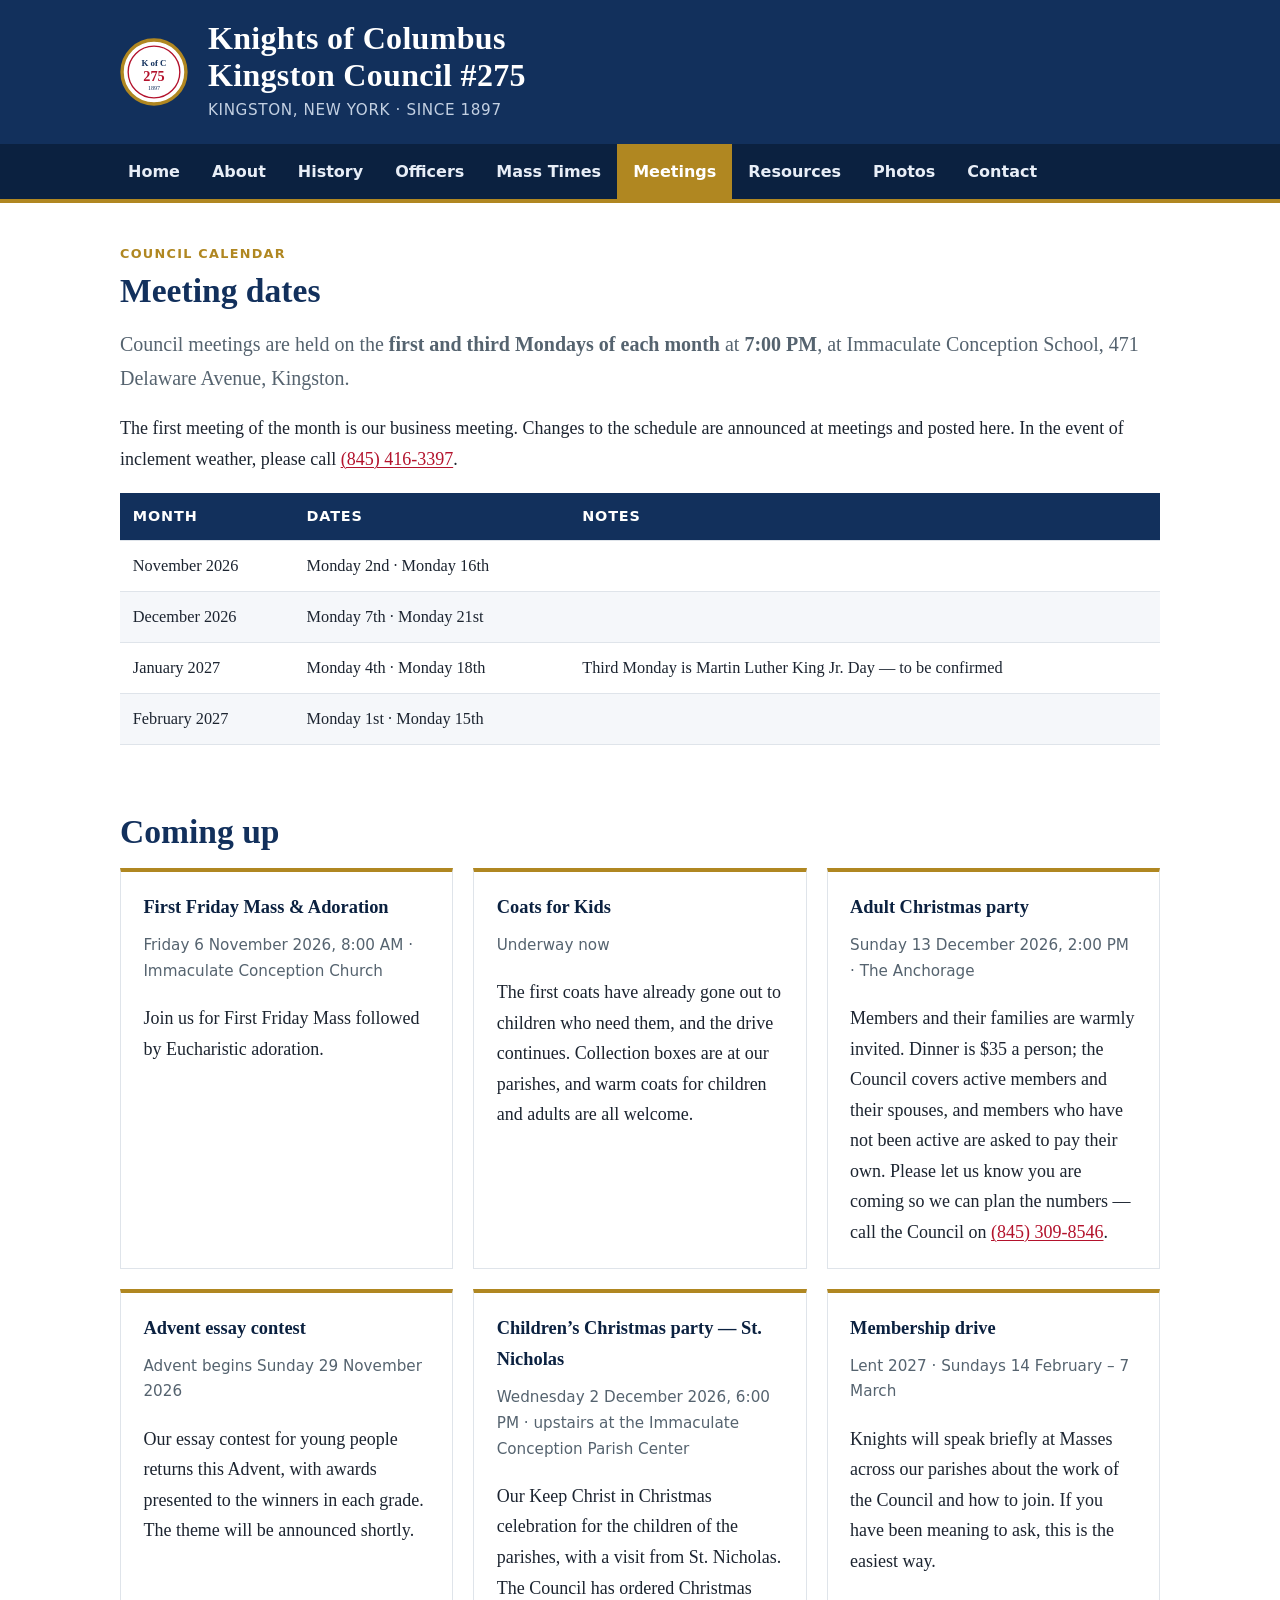
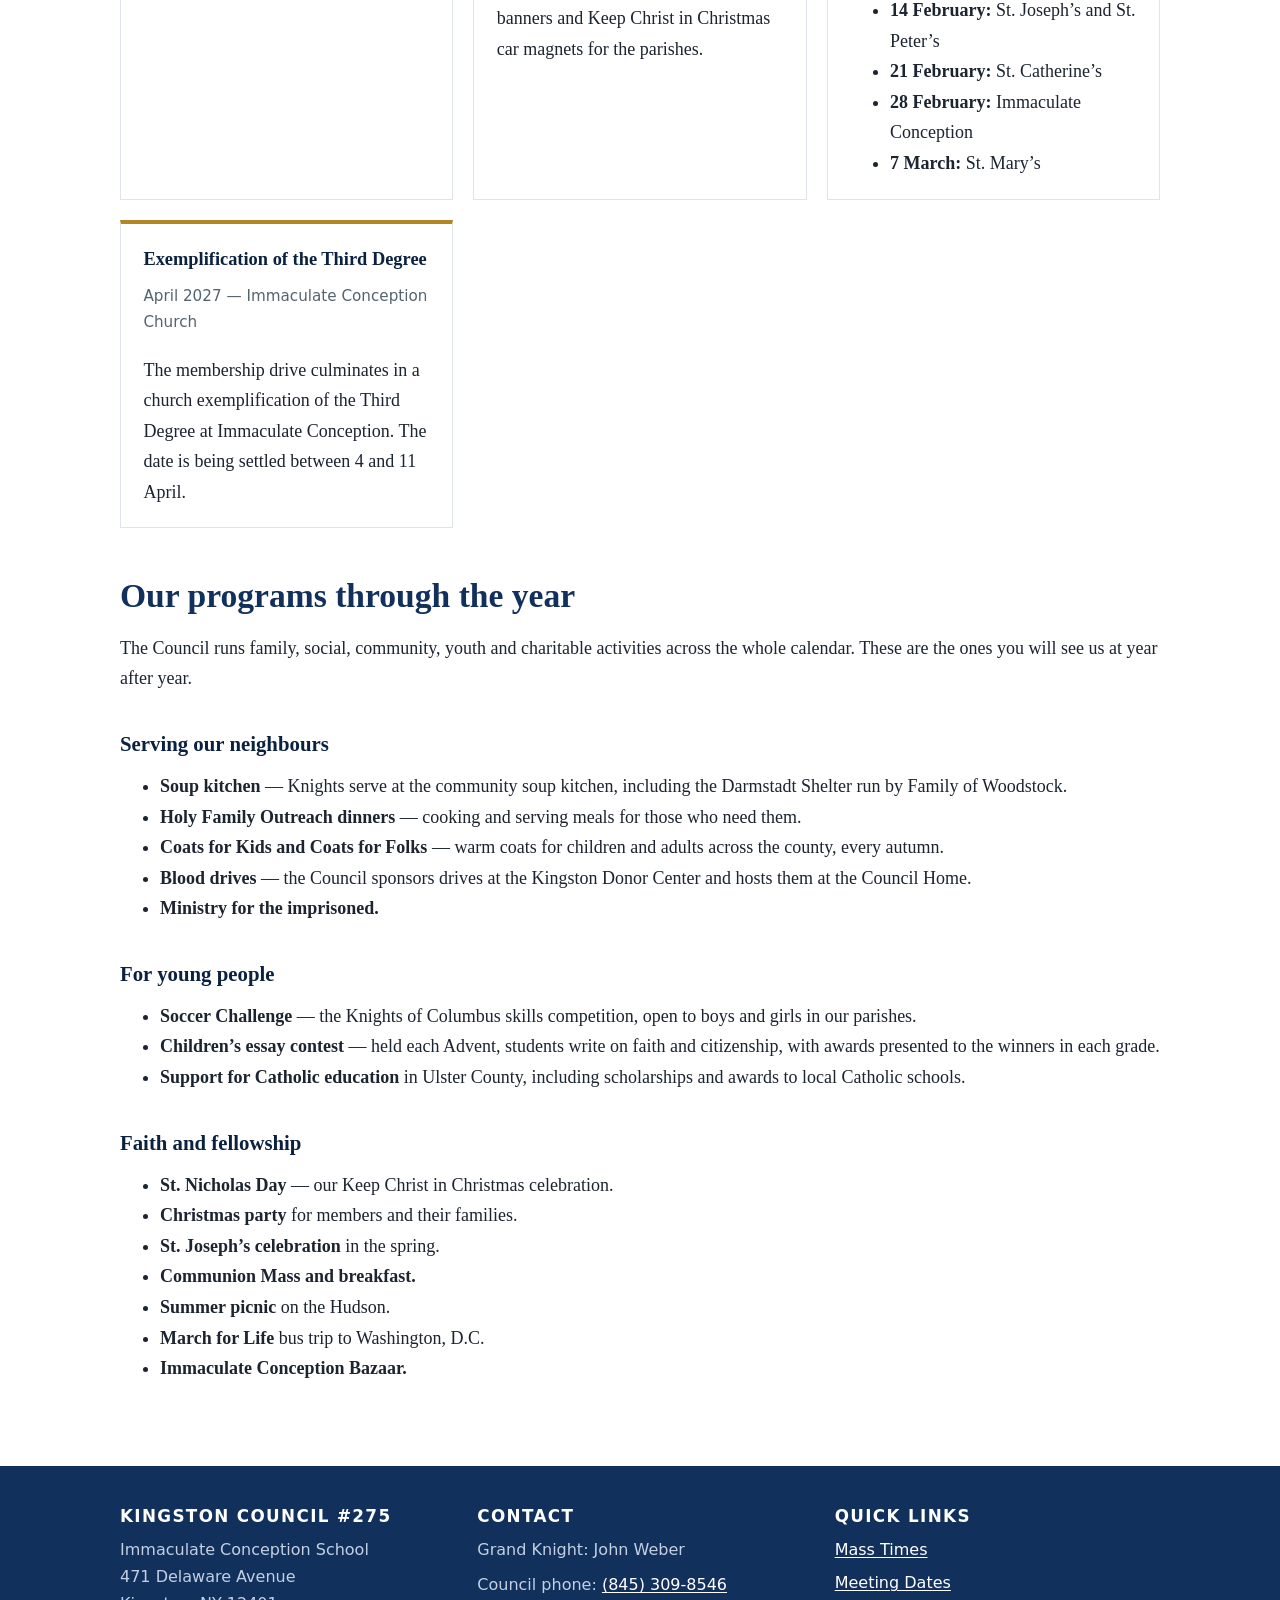
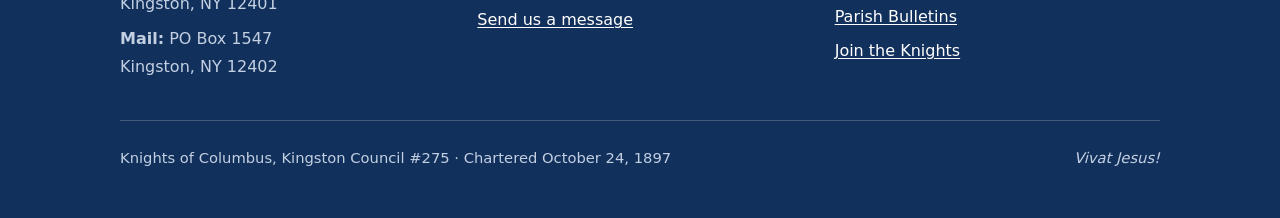
<file: meetings.html>
<!DOCTYPE html>
<html lang="en">
<head>
  <meta charset="utf-8">
  <meta name="viewport" content="width=device-width, initial-scale=1">
  <title>Meetings &middot; Knights of Columbus Kingston Council #275</title>
  <meta name="description" content="Meeting dates and upcoming activities for Knights of Columbus Kingston Council #275 -- first and third Mondays, 7:00 PM, Immaculate Conception School, Kingston NY.">
  <link rel="stylesheet" href="styles.css">
</head>
<body>
  <a class="skip" href="#main">Skip to content</a>

  <header class="masthead">
    <div class="wrap">
      <svg class="crest" viewBox="0 0 100 100" role="img" aria-label="Kingston Council 275 emblem">
  <circle cx="50" cy="50" r="47" fill="#fff"/>
  <circle cx="50" cy="50" r="47" fill="none" stroke="#b08721" stroke-width="5"/>
  <circle cx="50" cy="50" r="38" fill="none" stroke="#b3122c" stroke-width="2"/>
  <text x="50" y="41" text-anchor="middle" font-family="Georgia, serif" font-size="13"
        font-weight="bold" fill="#12305c">K of C</text>
  <text x="50" y="63" text-anchor="middle" font-family="Georgia, serif" font-size="21"
        font-weight="bold" fill="#b3122c">275</text>
  <text x="50" y="77" text-anchor="middle" font-family="Georgia, serif" font-size="9"
        fill="#12305c">1897</text>
</svg>
      <div>
        <h1>Knights of Columbus<br>Kingston Council #275</h1>
        <p class="tagline">Kingston, New York &middot; Since 1897</p>
      </div>
    </div>
  </header>

  <nav class="main" aria-label="Main">
    <ul>
      <li><a href="index.html">Home</a></li>
      <li><a href="about.html">About</a></li>
      <li><a href="history.html">History</a></li>
      <li><a href="officers.html">Officers</a></li>
      <li><a href="mass-times.html">Mass Times</a></li>
      <li><a href="meetings.html" aria-current="page">Meetings</a></li>
      <li><a href="resources.html">Resources</a></li>
      <li><a href="photos.html">Photos</a></li>
      <li><a href="contact.html">Contact</a></li>
    </ul>
  </nav>

  <main id="main">
    <div class="wrap">

      <section>
        <p class="eyebrow">Council calendar</p>
        <h2>Meeting dates</h2>
        <p class="lede">Council meetings are held on the <strong>first and third Mondays of each
        month</strong> at <strong>7:00 PM</strong>, at Immaculate Conception School,
        471 Delaware Avenue, Kingston.</p>
        <p>The first meeting of the month is our business meeting. Changes to the schedule are
        announced at meetings and posted here. In the event of inclement weather, please call
        <a href="tel:+18454163397">(845) 416-3397</a>.</p>

        <div class="table-scroll">
          <table>
            <thead><tr><th>Month</th><th>Dates</th><th>Notes</th></tr></thead>
            <tbody>
              <tr><td>November 2026</td><td>Monday 2nd &middot; Monday 16th</td><td></td></tr>
              <tr><td>December 2026</td><td>Monday 7th &middot; Monday 21st</td><td></td></tr>
              <tr><td>January 2027</td><td>Monday 4th &middot; Monday 18th</td><td>Third Monday is Martin Luther King Jr. Day &mdash; to be confirmed</td></tr>
              <tr><td>February 2027</td><td>Monday 1st &middot; Monday 15th</td><td></td></tr>
            </tbody>
          </table>
        </div>
      </section>

      <section>
        <h2>Coming up</h2>
        <div class="cards">
          <div class="card">
            <h3>First Friday Mass &amp; Adoration</h3>
            <p class="meta">Friday 6 November 2026, 8:00 AM &middot; Immaculate Conception Church</p>
            <p>Join us for First Friday Mass followed by Eucharistic adoration.</p>
          </div>
          <div class="card">
            <h3>Coats for Kids</h3>
            <p class="meta">Underway now</p>
            <p>The first coats have already gone out to children who need them, and the drive
            continues. Collection boxes are at our parishes, and warm coats for children and adults
            are all welcome.</p>
          </div>
          <div class="card">
            <h3>Adult Christmas party</h3>
            <p class="meta">Sunday 13 December 2026, 2:00 PM &middot; The Anchorage</p>
            <p>Members and their families are warmly invited. Dinner is $35 a person; the Council
            covers active members and their spouses, and members who have not been active are asked
            to pay their own.
            Please let us know you are coming so we can plan the numbers &mdash; call the Council on
            <a href="tel:+18453098546">(845) 309-8546</a>.</p>
          </div>
          <div class="card">
            <h3>Advent essay contest</h3>
            <p class="meta">Advent begins Sunday 29 November 2026</p>
            <p>Our essay contest for young people returns this Advent, with awards presented to the
            winners in each grade. The theme will be announced shortly.</p>
          </div>
          <div class="card">
            <h3>Children&rsquo;s Christmas party &mdash; St. Nicholas</h3>
            <p class="meta">Wednesday 2 December 2026, 6:00 PM &middot; upstairs at the Immaculate Conception Parish Center</p>
            <p>Our Keep Christ in Christmas celebration for the children of the parishes, with a
            visit from St. Nicholas. The Council
            has ordered Christmas banners and Keep Christ in Christmas car magnets for the
            parishes.</p>
          </div>
          <div class="card">
            <h3>Membership drive</h3>
            <p class="meta">Lent 2027 &middot; Sundays 14 February &ndash; 7 March</p>
            <p>Knights will speak briefly at Masses across our parishes about the work of the Council
            and how to join. If you have been meaning to ask, this is the easiest way.</p>
            <ul>
              <li><strong>14 February:</strong> St. Joseph&rsquo;s and St. Peter&rsquo;s</li>
              <li><strong>21 February:</strong> St. Catherine&rsquo;s</li>
              <li><strong>28 February:</strong> Immaculate Conception</li>
              <li><strong>7 March:</strong> St. Mary&rsquo;s</li>
            </ul>
          </div>
          <div class="card">
            <h3>Exemplification of the Third Degree</h3>
            <p class="meta">April 2027 &mdash; Immaculate Conception Church</p>
            <p>The membership drive culminates in a church exemplification of the Third Degree at
            Immaculate Conception. The date is being settled between 4 and 11 April.</p>
          </div>
        </div>
      </section>

      <section>
        <h2>Our programs through the year</h2>
        <p>The Council runs family, social, community, youth and charitable activities across the
        whole calendar. These are the ones you will see us at year after year.</p>

        <h3>Serving our neighbours</h3>
        <ul>
          <li><strong>Soup kitchen</strong> &mdash; Knights serve at the community soup kitchen,
          including the Darmstadt Shelter run by Family of Woodstock.</li>
          <li><strong>Holy Family Outreach dinners</strong> &mdash; cooking and serving meals for
          those who need them.</li>
          <li><strong>Coats for Kids and Coats for Folks</strong> &mdash; warm coats for children
          and adults across the county, every autumn.</li>
          <li><strong>Blood drives</strong> &mdash; the Council sponsors drives at the Kingston Donor Center and hosts them at the Council Home.</li>
          <li><strong>Ministry for the imprisoned.</strong></li>
        </ul>

        <h3>For young people</h3>
        <ul>
          <li><strong>Soccer Challenge</strong> &mdash; the Knights of Columbus skills competition,
          open to boys and girls in our parishes.</li>
          <li><strong>Children&rsquo;s essay contest</strong> &mdash; held each Advent, students write on faith and citizenship, with awards presented to the winners in each grade.</li>
          <li><strong>Support for Catholic education</strong> in Ulster County, including
          scholarships and awards to local Catholic schools.</li>
        </ul>

        <h3>Faith and fellowship</h3>
        <ul>
          <li><strong>St. Nicholas Day</strong> &mdash; our Keep Christ in Christmas celebration.</li>
          <li><strong>Christmas party</strong> for members and their families.</li>
          <li><strong>St. Joseph&rsquo;s celebration</strong> in the spring.</li>
          <li><strong>Communion Mass and breakfast.</strong></li>
          <li><strong>Summer picnic</strong> on the Hudson.</li>
          <li><strong>March for Life</strong> bus trip to Washington, D.C.</li>
          <li><strong>Immaculate Conception Bazaar.</strong></li>
        </ul>
      </section>
    </div>
  </main>

  <footer class="site">
  <div class="wrap">
    <div class="cols">
      <div>
        <h2>Kingston Council #275</h2>
        <p>Immaculate Conception School<br>471 Delaware Avenue<br>Kingston, NY 12401</p>
        <p><strong>Mail:</strong> PO Box 1547<br>Kingston, NY 12402</p>
      </div>
      <div>
        <h2>Contact</h2>
        <p>Grand Knight: John Weber</p>
        <p>Council phone: <a href="tel:+18453098546">(845) 309-8546</a></p>
        <p><a href="contact.html">Send us a message</a></p>
      </div>
      <div>
        <h2>Quick Links</h2>
        <ul>
          <li><a href="mass-times.html">Mass Times</a></li>
          <li><a href="meetings.html">Meeting Dates</a></li>
          <li><a href="resources.html">Parish Bulletins</a></li>
          <li><a href="about.html">Join the Knights</a></li>
        </ul>
      </div>
    </div>
    <div class="vivat">
      <span>Knights of Columbus, Kingston Council #275 &middot; Chartered October 24, 1897</span>
      <span><em>Vivat Jesus!</em></span>
    </div>
  </div>
</footer>
</body>
</html>
</file>
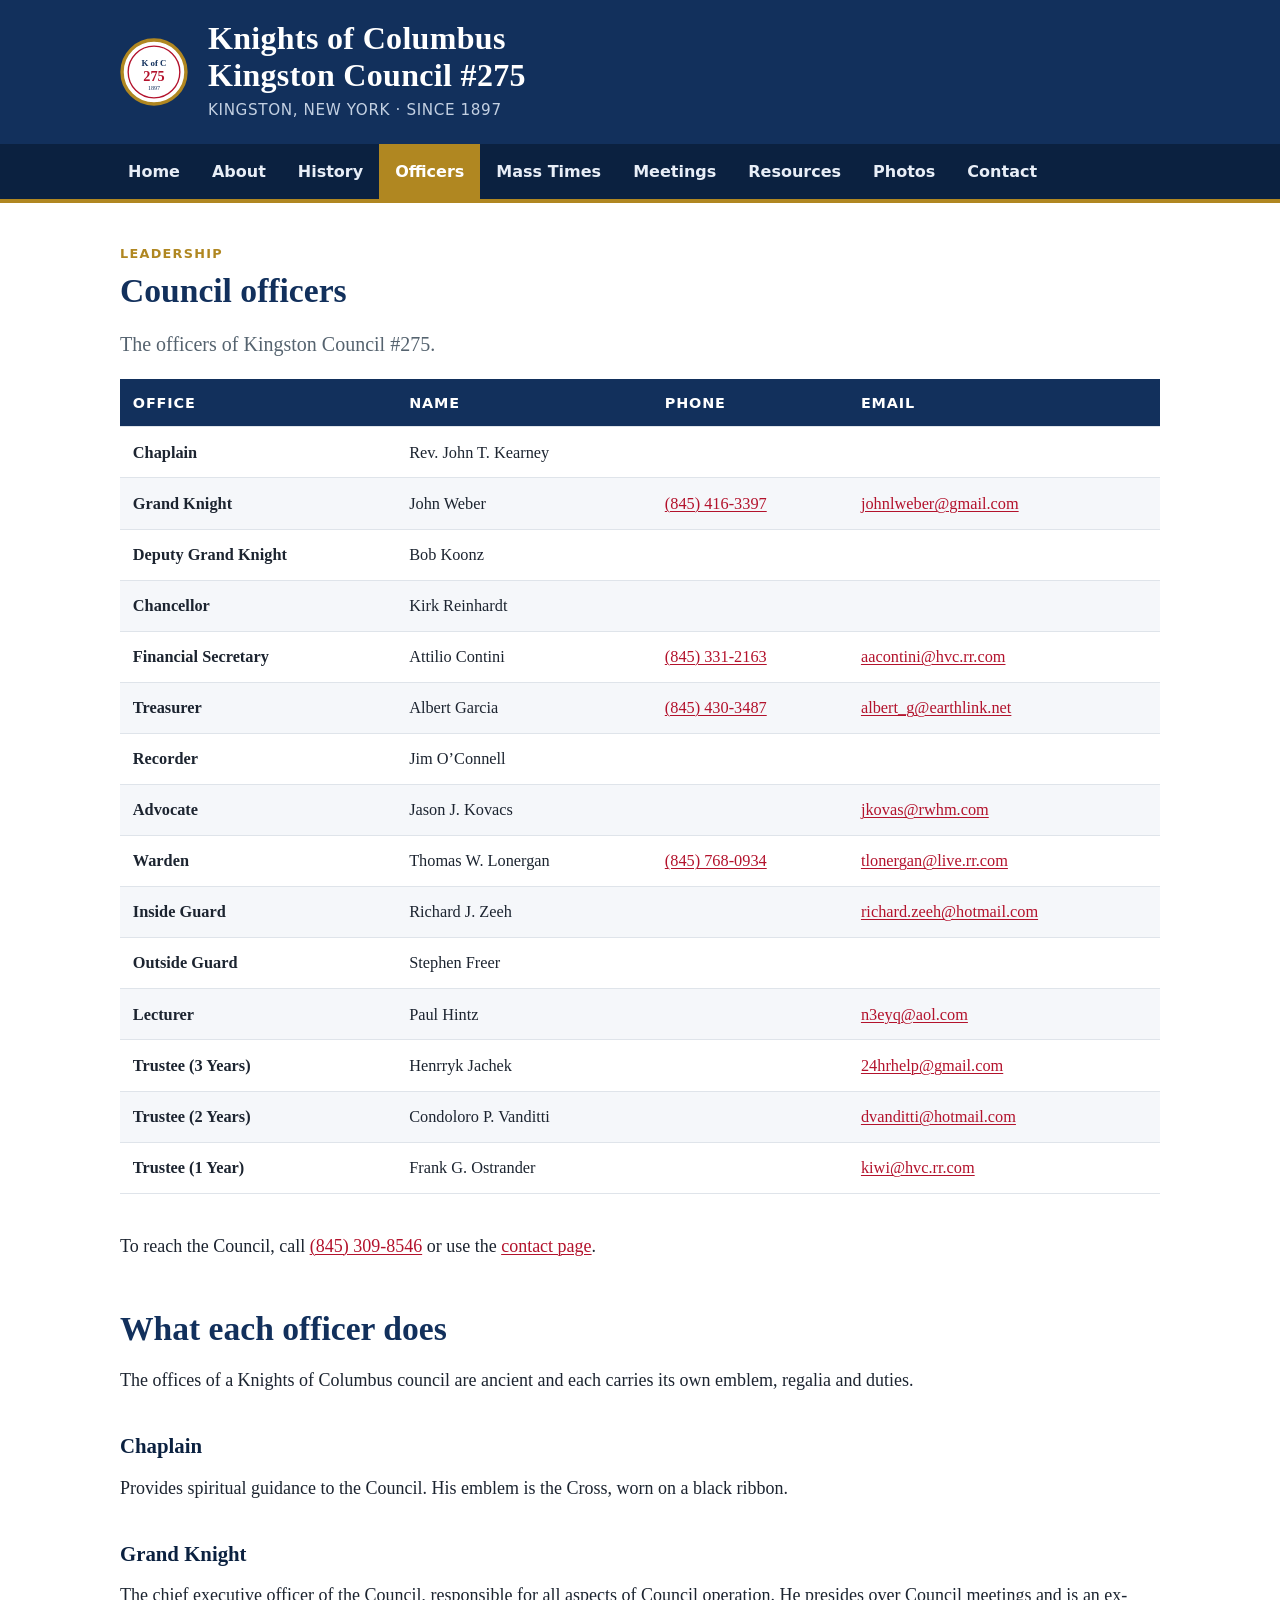
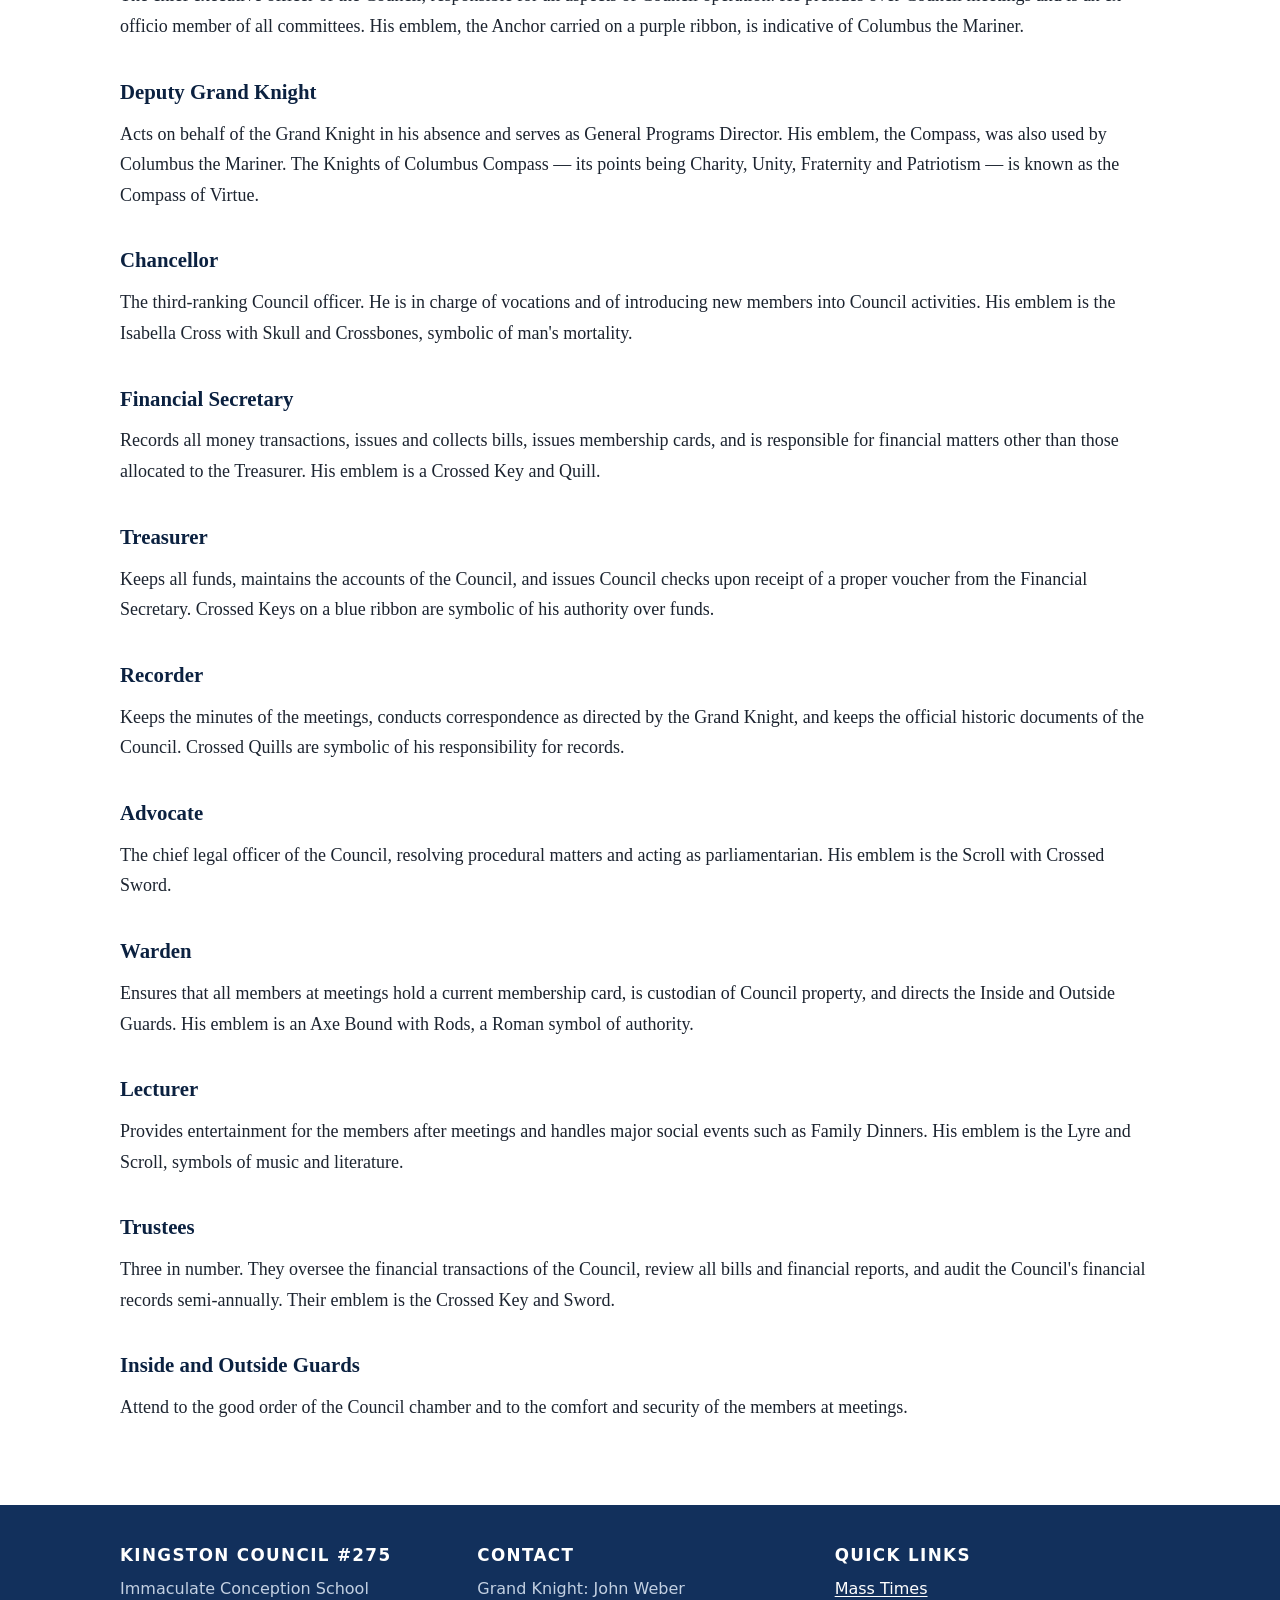
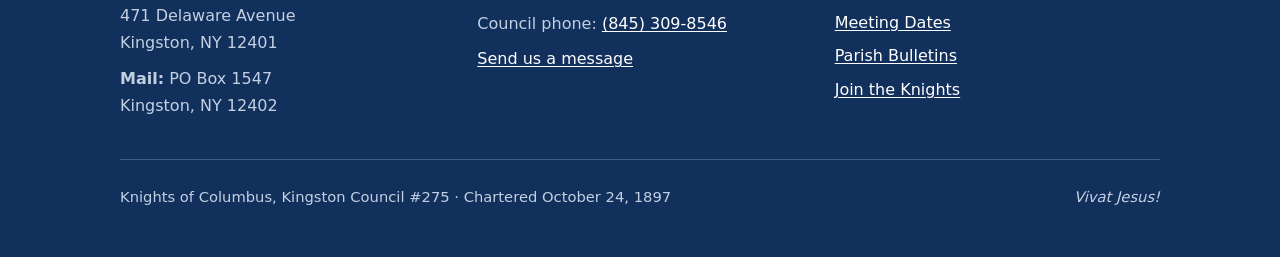
<file: officers.html>
<!DOCTYPE html>
<html lang="en">
<head>
  <meta charset="utf-8">
  <meta name="viewport" content="width=device-width, initial-scale=1">
  <title>Officers &middot; Knights of Columbus Kingston Council #275</title>
  <meta name="description" content="Officers of Knights of Columbus Kingston Council #275, and a description of the duties of each council office.">
  <link rel="stylesheet" href="styles.css">
</head>
<body>
  <a class="skip" href="#main">Skip to content</a>

  <header class="masthead">
    <div class="wrap">
      <svg class="crest" viewBox="0 0 100 100" role="img" aria-label="Kingston Council 275 emblem">
  <circle cx="50" cy="50" r="47" fill="#fff"/>
  <circle cx="50" cy="50" r="47" fill="none" stroke="#b08721" stroke-width="5"/>
  <circle cx="50" cy="50" r="38" fill="none" stroke="#b3122c" stroke-width="2"/>
  <text x="50" y="41" text-anchor="middle" font-family="Georgia, serif" font-size="13"
        font-weight="bold" fill="#12305c">K of C</text>
  <text x="50" y="63" text-anchor="middle" font-family="Georgia, serif" font-size="21"
        font-weight="bold" fill="#b3122c">275</text>
  <text x="50" y="77" text-anchor="middle" font-family="Georgia, serif" font-size="9"
        fill="#12305c">1897</text>
</svg>
      <div>
        <h1>Knights of Columbus<br>Kingston Council #275</h1>
        <p class="tagline">Kingston, New York &middot; Since 1897</p>
      </div>
    </div>
  </header>

  <nav class="main" aria-label="Main">
    <ul>
      <li><a href="index.html">Home</a></li>
      <li><a href="about.html">About</a></li>
      <li><a href="history.html">History</a></li>
      <li><a href="officers.html" aria-current="page">Officers</a></li>
      <li><a href="mass-times.html">Mass Times</a></li>
      <li><a href="meetings.html">Meetings</a></li>
      <li><a href="resources.html">Resources</a></li>
      <li><a href="photos.html">Photos</a></li>
      <li><a href="contact.html">Contact</a></li>
    </ul>
  </nav>

  <main id="main">
    <div class="wrap">
      <section>
        <p class="eyebrow">Leadership</p>
        <h2>Council officers</h2>
        <p class="lede">The officers of Kingston Council #275.</p>


        <div class="table-scroll">
          <table>
            <thead><tr><th>Office</th><th>Name</th><th>Phone</th><th>Email</th></tr></thead>
            <tbody>
              <tr><td><strong>Chaplain</strong></td><td>Rev. John T. Kearney</td><td></td><td></td></tr>
              <tr><td><strong>Grand Knight</strong></td><td>John Weber</td><td><a href="tel:+18454163397">(845) 416-3397</a></td><td><a href="mailto:johnlweber@gmail.com">johnlweber@gmail.com</a></td></tr>
              <tr><td><strong>Deputy Grand Knight</strong></td><td>Bob Koonz</td><td></td><td></td></tr>
              <tr><td><strong>Chancellor</strong></td><td>Kirk Reinhardt</td><td></td><td></td></tr>
              <tr><td><strong>Financial Secretary</strong></td><td>Attilio Contini</td><td><a href="tel:+18453312163">(845) 331-2163</a></td><td><a href="mailto:aacontini@hvc.rr.com">aacontini@hvc.rr.com</a></td></tr>
              <tr><td><strong>Treasurer</strong></td><td>Albert Garcia</td><td><a href="tel:+18454303487">(845) 430-3487</a></td><td><a href="mailto:albert_g@earthlink.net">albert_g@earthlink.net</a></td></tr>
              <tr><td><strong>Recorder</strong></td><td>Jim O&rsquo;Connell</td><td></td><td></td></tr>
              <tr><td><strong>Advocate</strong></td><td>Jason J. Kovacs</td><td></td><td><a href="mailto:jkovas@rwhm.com">jkovas@rwhm.com</a></td></tr>
              <tr><td><strong>Warden</strong></td><td>Thomas W. Lonergan</td><td><a href="tel:+18457680934">(845) 768-0934</a></td><td><a href="mailto:tlonergan@live.rr.com">tlonergan@live.rr.com</a></td></tr>
              <tr><td><strong>Inside Guard</strong></td><td>Richard J. Zeeh</td><td></td><td><a href="mailto:richard.zeeh@hotmail.com">richard.zeeh@hotmail.com</a></td></tr>
              <tr><td><strong>Outside Guard</strong></td><td>Stephen Freer</td><td></td><td></td></tr>
              <tr><td><strong>Lecturer</strong></td><td>Paul Hintz</td><td></td><td><a href="mailto:n3eyq@aol.com">n3eyq@aol.com</a></td></tr>
              <tr><td><strong>Trustee (3 Years)</strong></td><td>Henrryk Jachek</td><td></td><td><a href="mailto:24hrhelp@gmail.com">24hrhelp@gmail.com</a></td></tr>
              <tr><td><strong>Trustee (2 Years)</strong></td><td>Condoloro P. Vanditti</td><td></td><td><a href="mailto:dvanditti@hotmail.com">dvanditti@hotmail.com</a></td></tr>
              <tr><td><strong>Trustee (1 Year)</strong></td><td>Frank G. Ostrander</td><td></td><td><a href="mailto:kiwi@hvc.rr.com">kiwi@hvc.rr.com</a></td></tr>
            </tbody>
          </table>
        </div>
        <p>To reach the Council, call <a href="tel:+18453098546">(845) 309-8546</a> or use the
        <a href="contact.html">contact page</a>.</p>
      </section>

      <section>
        <h2>What each officer does</h2>
        <p>The offices of a Knights of Columbus council are ancient and each carries its own emblem,
        regalia and duties.</p>
        <h3>Chaplain</h3>
        <p>Provides spiritual guidance to the Council. His emblem is the Cross, worn on a black ribbon.</p>
        <h3>Grand Knight</h3>
        <p>The chief executive officer of the Council, responsible for all aspects of Council operation. He presides over Council meetings and is an ex-officio member of all committees. His emblem, the Anchor carried on a purple ribbon, is indicative of Columbus the Mariner.</p>
        <h3>Deputy Grand Knight</h3>
        <p>Acts on behalf of the Grand Knight in his absence and serves as General Programs Director. His emblem, the Compass, was also used by Columbus the Mariner. The Knights of Columbus Compass &mdash; its points being Charity, Unity, Fraternity and Patriotism &mdash; is known as the Compass of Virtue.</p>
        <h3>Chancellor</h3>
        <p>The third-ranking Council officer. He is in charge of vocations and of introducing new members into Council activities. His emblem is the Isabella Cross with Skull and Crossbones, symbolic of man's mortality.</p>
        <h3>Financial Secretary</h3>
        <p>Records all money transactions, issues and collects bills, issues membership cards, and is responsible for financial matters other than those allocated to the Treasurer. His emblem is a Crossed Key and Quill.</p>
        <h3>Treasurer</h3>
        <p>Keeps all funds, maintains the accounts of the Council, and issues Council checks upon receipt of a proper voucher from the Financial Secretary. Crossed Keys on a blue ribbon are symbolic of his authority over funds.</p>
        <h3>Recorder</h3>
        <p>Keeps the minutes of the meetings, conducts correspondence as directed by the Grand Knight, and keeps the official historic documents of the Council. Crossed Quills are symbolic of his responsibility for records.</p>
        <h3>Advocate</h3>
        <p>The chief legal officer of the Council, resolving procedural matters and acting as parliamentarian. His emblem is the Scroll with Crossed Sword.</p>
        <h3>Warden</h3>
        <p>Ensures that all members at meetings hold a current membership card, is custodian of Council property, and directs the Inside and Outside Guards. His emblem is an Axe Bound with Rods, a Roman symbol of authority.</p>
        <h3>Lecturer</h3>
        <p>Provides entertainment for the members after meetings and handles major social events such as Family Dinners. His emblem is the Lyre and Scroll, symbols of music and literature.</p>
        <h3>Trustees</h3>
        <p>Three in number. They oversee the financial transactions of the Council, review all bills and financial reports, and audit the Council's financial records semi-annually. Their emblem is the Crossed Key and Sword.</p>
        <h3>Inside and Outside Guards</h3>
        <p>Attend to the good order of the Council chamber and to the comfort and security of the members at meetings.</p>
      </section>
    </div>

  </main>

  <footer class="site">
  <div class="wrap">
    <div class="cols">
      <div>
        <h2>Kingston Council #275</h2>
        <p>Immaculate Conception School<br>471 Delaware Avenue<br>Kingston, NY 12401</p>
        <p><strong>Mail:</strong> PO Box 1547<br>Kingston, NY 12402</p>
      </div>
      <div>
        <h2>Contact</h2>
        <p>Grand Knight: John Weber</p>
        <p>Council phone: <a href="tel:+18453098546">(845) 309-8546</a></p>
        <p><a href="contact.html">Send us a message</a></p>
      </div>
      <div>
        <h2>Quick Links</h2>
        <ul>
          <li><a href="mass-times.html">Mass Times</a></li>
          <li><a href="meetings.html">Meeting Dates</a></li>
          <li><a href="resources.html">Parish Bulletins</a></li>
          <li><a href="about.html">Join the Knights</a></li>
        </ul>
      </div>
    </div>
    <div class="vivat">
      <span>Knights of Columbus, Kingston Council #275 &middot; Chartered October 24, 1897</span>
      <span><em>Vivat Jesus!</em></span>
    </div>
  </div>
</footer>
</body>
</html>
</file>
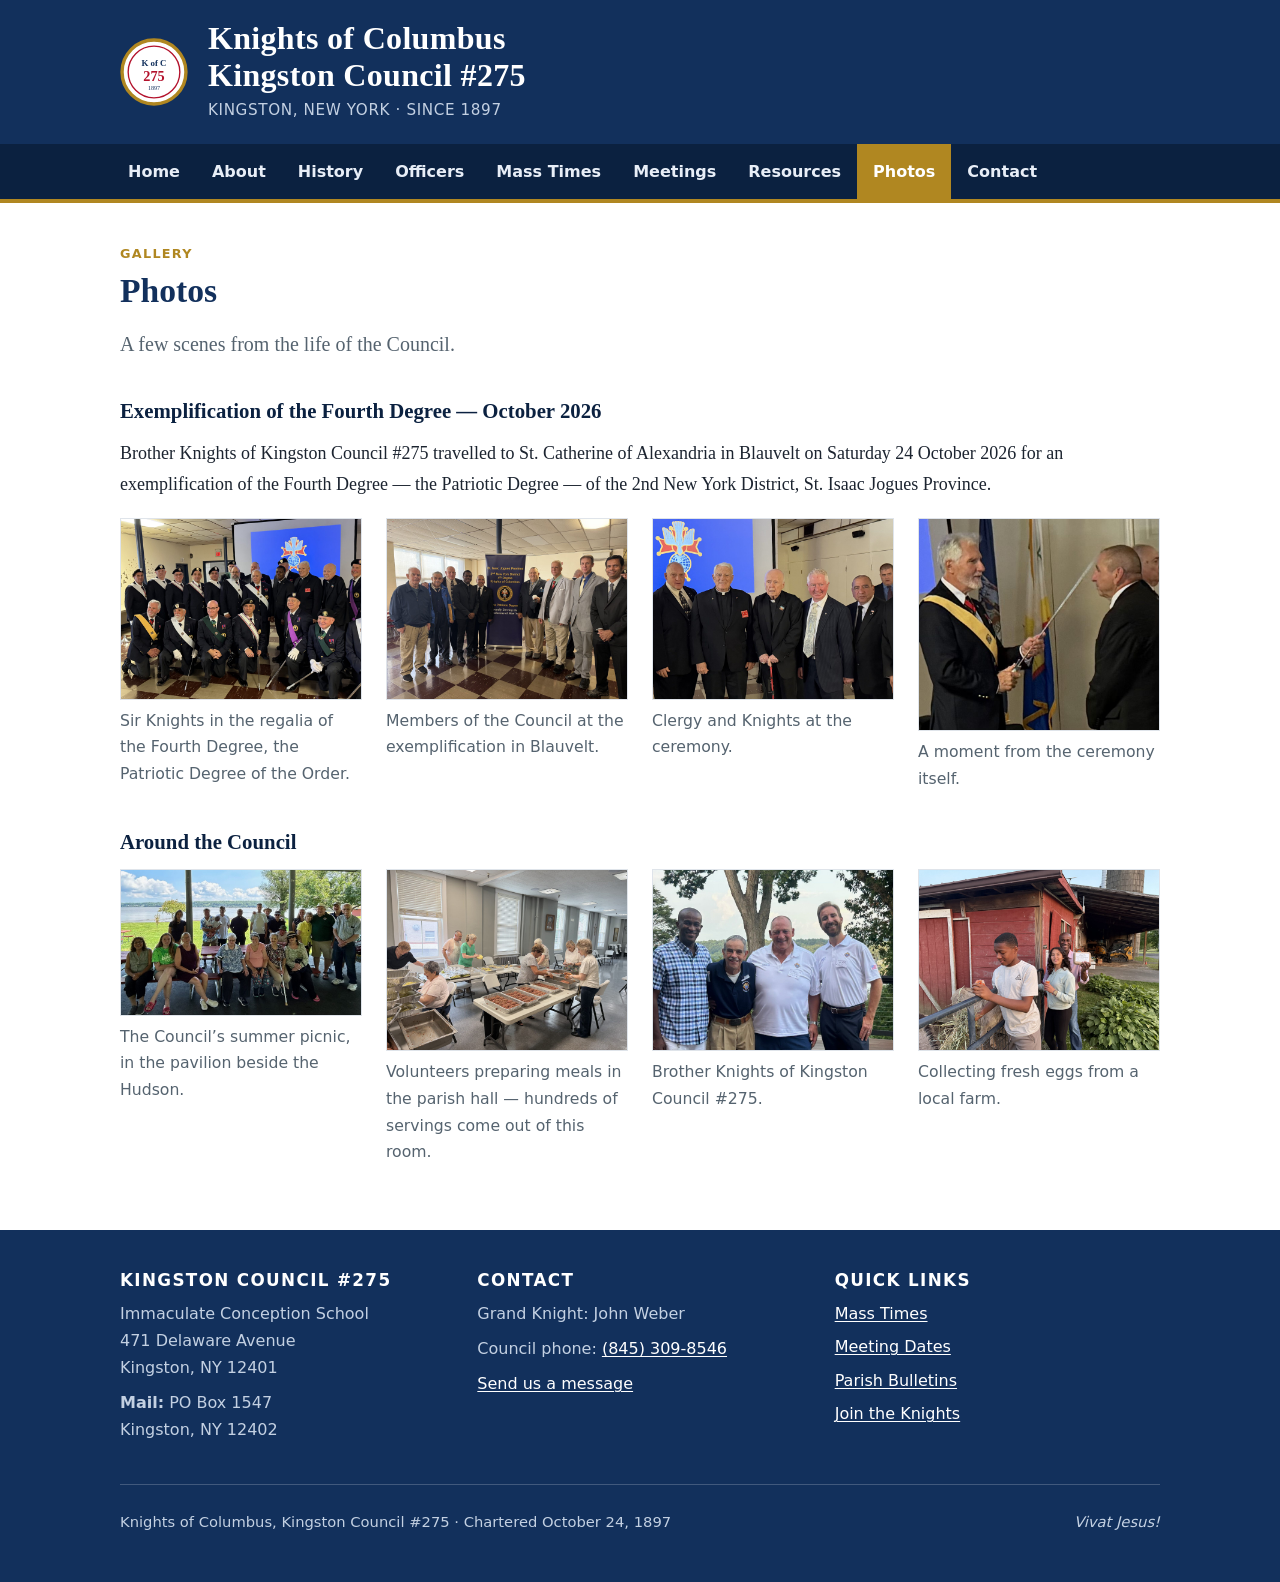
<file: photos.html>
<!DOCTYPE html>
<html lang="en">
<head>
  <meta charset="utf-8">
  <meta name="viewport" content="width=device-width, initial-scale=1">
  <title>Photos &middot; Knights of Columbus Kingston Council #275</title>
  <meta name="description" content="Photographs from the life of Knights of Columbus Kingston Council #275.">
  <link rel="stylesheet" href="styles.css">
</head>
<body>
  <a class="skip" href="#main">Skip to content</a>

  <header class="masthead">
    <div class="wrap">
      <svg class="crest" viewBox="0 0 100 100" role="img" aria-label="Kingston Council 275 emblem">
  <circle cx="50" cy="50" r="47" fill="#fff"/>
  <circle cx="50" cy="50" r="47" fill="none" stroke="#b08721" stroke-width="5"/>
  <circle cx="50" cy="50" r="38" fill="none" stroke="#b3122c" stroke-width="2"/>
  <text x="50" y="41" text-anchor="middle" font-family="Georgia, serif" font-size="13"
        font-weight="bold" fill="#12305c">K of C</text>
  <text x="50" y="63" text-anchor="middle" font-family="Georgia, serif" font-size="21"
        font-weight="bold" fill="#b3122c">275</text>
  <text x="50" y="77" text-anchor="middle" font-family="Georgia, serif" font-size="9"
        fill="#12305c">1897</text>
</svg>
      <div>
        <h1>Knights of Columbus<br>Kingston Council #275</h1>
        <p class="tagline">Kingston, New York &middot; Since 1897</p>
      </div>
    </div>
  </header>

  <nav class="main" aria-label="Main">
    <ul>
      <li><a href="index.html">Home</a></li>
      <li><a href="about.html">About</a></li>
      <li><a href="history.html">History</a></li>
      <li><a href="officers.html">Officers</a></li>
      <li><a href="mass-times.html">Mass Times</a></li>
      <li><a href="meetings.html">Meetings</a></li>
      <li><a href="resources.html">Resources</a></li>
      <li><a href="photos.html" aria-current="page">Photos</a></li>
      <li><a href="contact.html">Contact</a></li>
    </ul>
  </nav>

  <main id="main">
    <div class="wrap">
      <section>
        <p class="eyebrow">Gallery</p>
        <h2>Photos</h2>
        <p class="lede">A few scenes from the life of the Council.</p>

        <h3>Exemplification of the Fourth Degree &mdash; October 2026</h3>
        <p>Brother Knights of Kingston Council #275 travelled to St. Catherine of Alexandria in
        Blauvelt on Saturday 24 October 2026 for an exemplification of the Fourth Degree &mdash;
        the Patriotic Degree &mdash; of the 2nd New York District, St. Isaac Jogues Province.</p>

        <div class="photos">
          <figure>
            <img src="images/fourth-degree-assembly.jpg" alt="Sir Knights of the Fourth Degree in full regalia, with berets, sashes and ceremonial swords, gathered in front of the Fourth Degree emblem.">
            <figcaption>Sir Knights in the regalia of the Fourth Degree, the Patriotic Degree of the
            Order.</figcaption>
          </figure>
          <figure>
            <img src="images/fourth-degree-council.jpg" alt="Nine members and clergy of Kingston Council 275 standing beside a banner reading St. Isaac Jogues Province, 2nd New York District, 4th Degree Knights of Columbus.">
            <figcaption>Members of the Council at the exemplification in Blauvelt.</figcaption>
          </figure>
          <figure>
            <img src="images/fourth-degree-clergy.jpg" alt="Five men, including two priests, standing together in front of the Fourth Degree emblem.">
            <figcaption>Clergy and Knights at the ceremony.</figcaption>
          </figure>
          <figure>
            <img src="images/fourth-degree-ceremony.jpg" alt="A Sir Knight in sash and regalia holding a ceremonial sword before another member during the Fourth Degree ceremony.">
            <figcaption>A moment from the ceremony itself.</figcaption>
          </figure>
        </div>

        <h3>Around the Council</h3>
        <div class="photos">
          <figure>
            <img src="images/council-picnic.jpg" alt="Members, families and friends of the Council gathered under a pavilion beside the Hudson River">
            <figcaption>The Council&rsquo;s summer picnic, in the pavilion beside the Hudson.</figcaption>
          </figure>
          <figure>
            <img src="images/parish-hall-dinner.jpg" alt="Volunteers assembling trays of food on long tables in the parish hall">
            <figcaption>Volunteers preparing meals in the parish hall &mdash; hundreds of servings
            come out of this room.</figcaption>
          </figure>
          <figure>
            <img src="images/brother-knights.jpg" alt="Four members of Kingston Council 275 standing together outdoors with the Hudson Valley behind them">
            <figcaption>Brother Knights of Kingston Council #275.</figcaption>
          </figure>
          <figure>
            <img src="images/farm-eggs.jpg" alt="A Council member and two young people at a local farm, holding a carton of pasture-raised eggs">
            <figcaption>Collecting fresh eggs from a local farm.</figcaption>
          </figure>
        </div>
      </section>
    </div>
  </main>

  <footer class="site">
  <div class="wrap">
    <div class="cols">
      <div>
        <h2>Kingston Council #275</h2>
        <p>Immaculate Conception School<br>471 Delaware Avenue<br>Kingston, NY 12401</p>
        <p><strong>Mail:</strong> PO Box 1547<br>Kingston, NY 12402</p>
      </div>
      <div>
        <h2>Contact</h2>
        <p>Grand Knight: John Weber</p>
        <p>Council phone: <a href="tel:+18453098546">(845) 309-8546</a></p>
        <p><a href="contact.html">Send us a message</a></p>
      </div>
      <div>
        <h2>Quick Links</h2>
        <ul>
          <li><a href="mass-times.html">Mass Times</a></li>
          <li><a href="meetings.html">Meeting Dates</a></li>
          <li><a href="resources.html">Parish Bulletins</a></li>
          <li><a href="about.html">Join the Knights</a></li>
        </ul>
      </div>
    </div>
    <div class="vivat">
      <span>Knights of Columbus, Kingston Council #275 &middot; Chartered October 24, 1897</span>
      <span><em>Vivat Jesus!</em></span>
    </div>
  </div>
</footer>
</body>
</html>
</file>
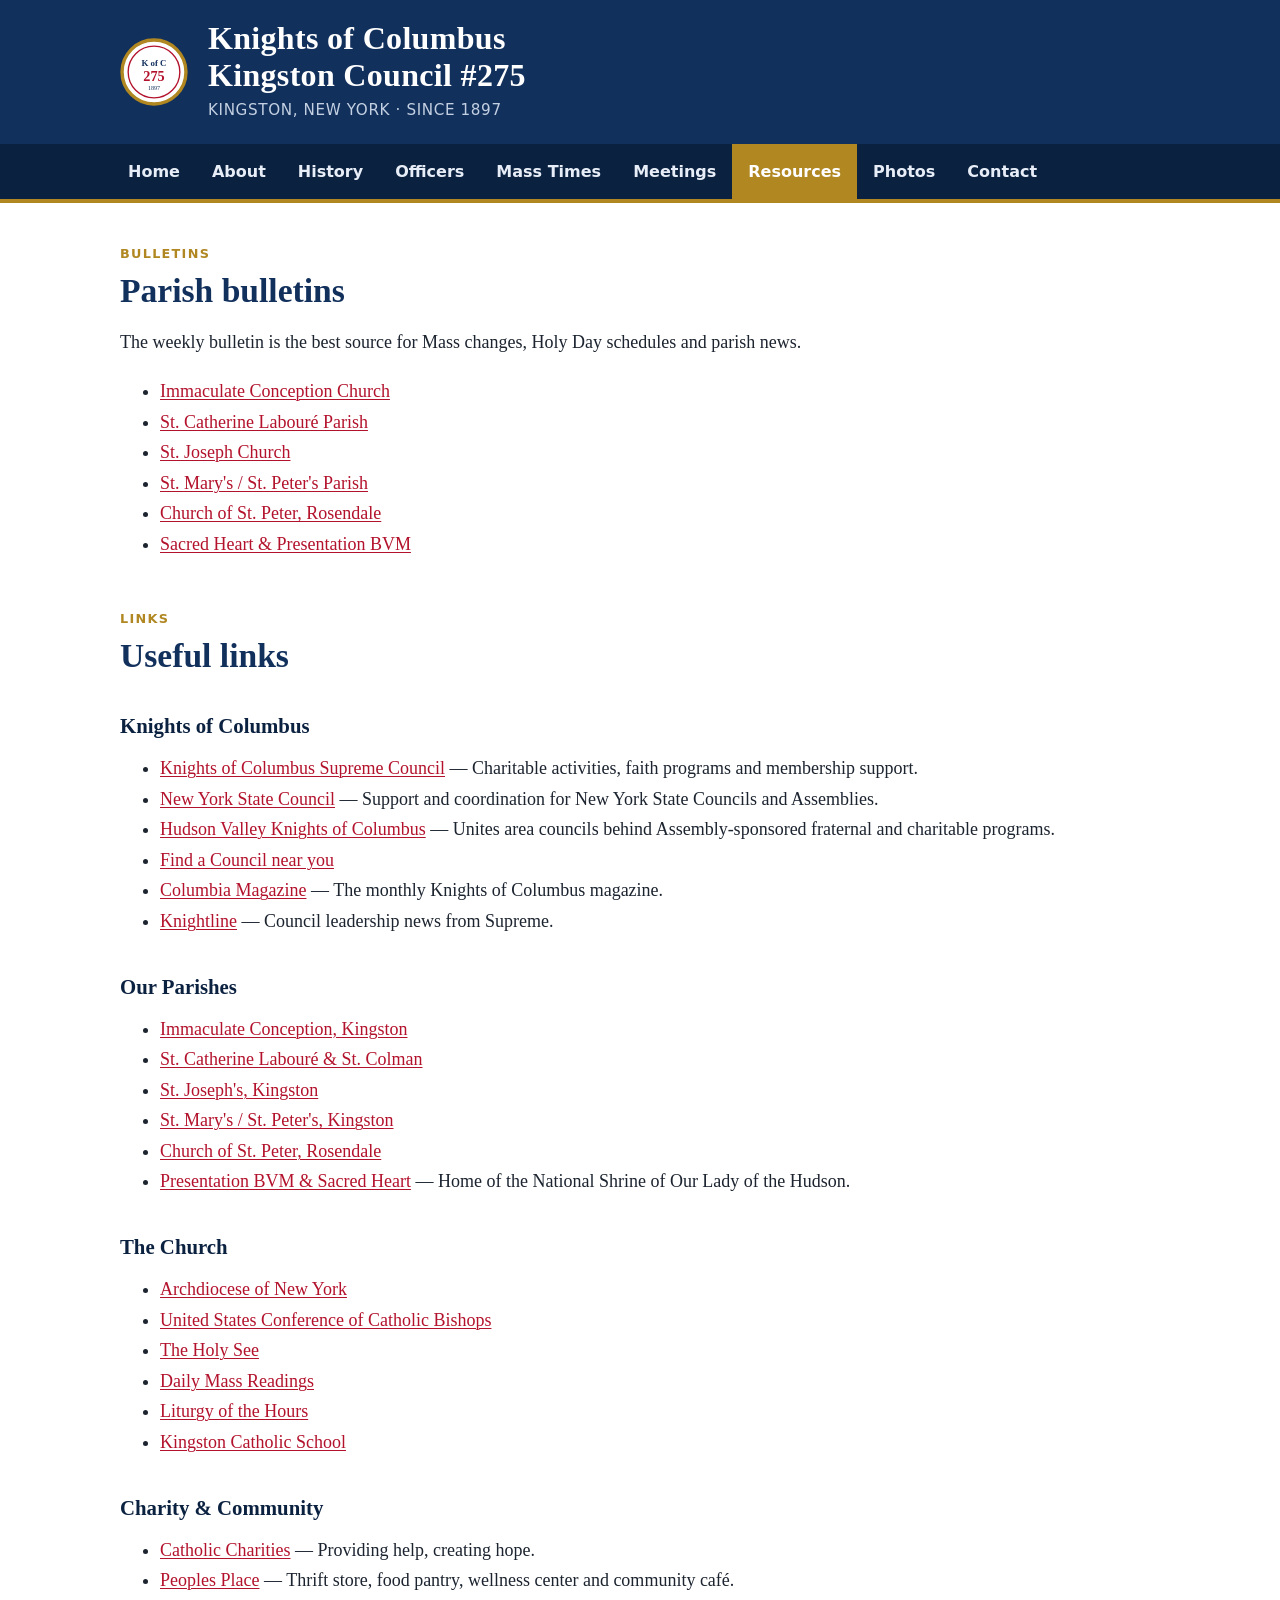
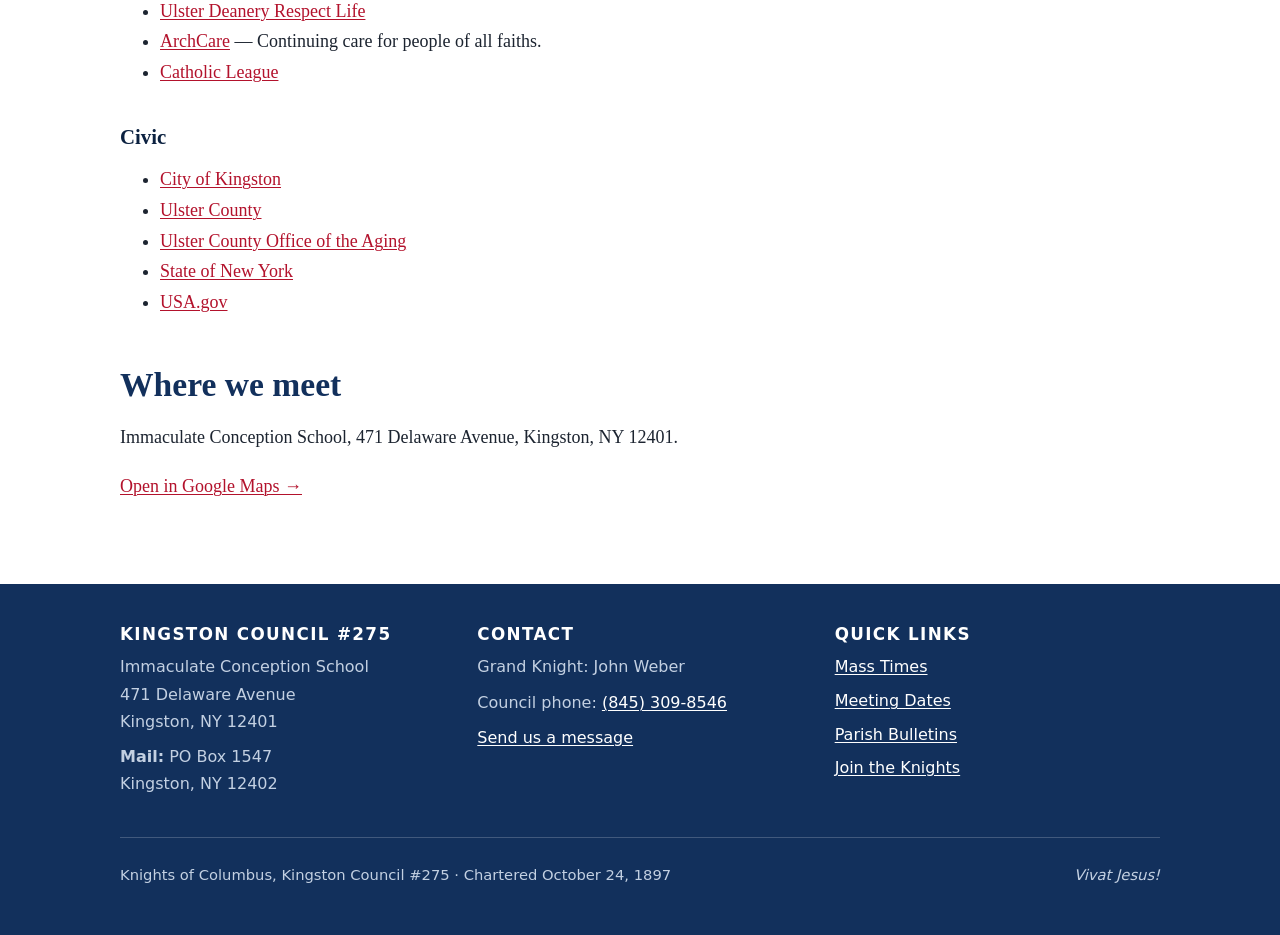
<file: resources.html>
<!DOCTYPE html>
<html lang="en">
<head>
  <meta charset="utf-8">
  <meta name="viewport" content="width=device-width, initial-scale=1">
  <title>Resources &middot; Knights of Columbus Kingston Council #275</title>
  <meta name="description" content="Parish bulletins, Knights of Columbus resources, parish websites and community links from Kingston Council #275.">
  <link rel="stylesheet" href="styles.css">
</head>
<body>
  <a class="skip" href="#main">Skip to content</a>

  <header class="masthead">
    <div class="wrap">
      <svg class="crest" viewBox="0 0 100 100" role="img" aria-label="Kingston Council 275 emblem">
  <circle cx="50" cy="50" r="47" fill="#fff"/>
  <circle cx="50" cy="50" r="47" fill="none" stroke="#b08721" stroke-width="5"/>
  <circle cx="50" cy="50" r="38" fill="none" stroke="#b3122c" stroke-width="2"/>
  <text x="50" y="41" text-anchor="middle" font-family="Georgia, serif" font-size="13"
        font-weight="bold" fill="#12305c">K of C</text>
  <text x="50" y="63" text-anchor="middle" font-family="Georgia, serif" font-size="21"
        font-weight="bold" fill="#b3122c">275</text>
  <text x="50" y="77" text-anchor="middle" font-family="Georgia, serif" font-size="9"
        fill="#12305c">1897</text>
</svg>
      <div>
        <h1>Knights of Columbus<br>Kingston Council #275</h1>
        <p class="tagline">Kingston, New York &middot; Since 1897</p>
      </div>
    </div>
  </header>

  <nav class="main" aria-label="Main">
    <ul>
      <li><a href="index.html">Home</a></li>
      <li><a href="about.html">About</a></li>
      <li><a href="history.html">History</a></li>
      <li><a href="officers.html">Officers</a></li>
      <li><a href="mass-times.html">Mass Times</a></li>
      <li><a href="meetings.html">Meetings</a></li>
      <li><a href="resources.html" aria-current="page">Resources</a></li>
      <li><a href="photos.html">Photos</a></li>
      <li><a href="contact.html">Contact</a></li>
    </ul>
  </nav>

  <main id="main">
    <div class="wrap">
      <section>
        <p class="eyebrow">Bulletins</p>
        <h2>Parish bulletins</h2>
        <p>The weekly bulletin is the best source for Mass changes, Holy Day schedules and parish
        news.</p>
        <ul>
          <li><a href="https://www.immaculateconceptionkingston.com/weeklybulletin">Immaculate Conception Church</a></li>
          <li><a href="https://www.jppc.net/onlinebulletins/496template.pdf">St. Catherine Labour&eacute; Parish</a></li>
          <li><a href="https://saintjosephkingston.org/bulletins">St. Joseph Church</a></li>
          <li><a href="https://stmarystpeterkingston.org/">St. Mary's / St. Peter's Parish</a></li>
          <li><a href="https://stpeterrosendale.org/bulletins">Church of St. Peter, Rosendale</a></li>
          <li><a href="https://pbvmc.com/bulletins">Sacred Heart &amp; Presentation BVM</a></li>
        </ul>
      </section>

      <section>
        <p class="eyebrow">Links</p>
        <h2>Useful links</h2>
        <h3>Knights of Columbus</h3>
        <ul>
          <li><a href="https://www.kofc.org/">Knights of Columbus Supreme Council</a> &mdash; Charitable activities, faith programs and membership support.</li>
          <li><a href="https://www.newyorkknights.com/">New York State Council</a> &mdash; Support and coordination for New York State Councils and Assemblies.</li>
          <li><a href="https://hvkoc.org">Hudson Valley Knights of Columbus</a> &mdash; Unites area councils behind Assembly-sponsored fraternal and charitable programs.</li>
          <li><a href="https://www.kofc.org/en/get-involved/find-a-council.html">Find a Council near you</a></li>
          <li><a href="https://www.kofc.org/en/news-room/columbia/index.html">Columbia Magazine</a> &mdash; The monthly Knights of Columbus magazine.</li>
          <li><a href="https://www.kofc.org/en/news-room/knightline/archive.html">Knightline</a> &mdash; Council leadership news from Supreme.</li>
        </ul>
        <h3>Our Parishes</h3>
        <ul>
          <li><a href="https://www.immaculateconceptionkingston.com/">Immaculate Conception, Kingston</a></li>
          <li><a href="https://parish383ny.com/">St. Catherine Labour&eacute; &amp; St. Colman</a></li>
          <li><a href="https://saintjosephkingston.org/">St. Joseph's, Kingston</a></li>
          <li><a href="https://stmarystpeterkingston.org/">St. Mary's / St. Peter's, Kingston</a></li>
          <li><a href="https://stpeterrosendale.org/">Church of St. Peter, Rosendale</a></li>
          <li><a href="https://pbvmc.com/">Presentation BVM &amp; Sacred Heart</a> &mdash; Home of the National Shrine of Our Lady of the Hudson.</li>
        </ul>
        <h3>The Church</h3>
        <ul>
          <li><a href="https://archny.org/">Archdiocese of New York</a></li>
          <li><a href="https://www.usccb.org/">United States Conference of Catholic Bishops</a></li>
          <li><a href="https://www.vatican.va/">The Holy See</a></li>
          <li><a href="https://bible.usccb.org/daily-bible-reading">Daily Mass Readings</a></li>
          <li><a href="https://divineoffice.org/">Liturgy of the Hours</a></li>
          <li><a href="https://kingstoncatholic.org/">Kingston Catholic School</a></li>
        </ul>
        <h3>Charity &amp; Community</h3>
        <ul>
          <li><a href="https://cccsos.org/">Catholic Charities</a> &mdash; Providing help, creating hope.</li>
          <li><a href="https://www.peoplesplace.org/">Peoples Place</a> &mdash; Thrift store, food pantry, wellness center and community caf&eacute;.</li>
          <li><a href="https://ulsterdeaneryrespectlife.org/services.php">Ulster Deanery Respect Life</a></li>
          <li><a href="https://kingstonplaza.com/view-store/archcare/">ArchCare</a> &mdash; Continuing care for people of all faiths.</li>
          <li><a href="https://www.catholicleague.org/">Catholic League</a></li>
        </ul>
        <h3>Civic</h3>
        <ul>
          <li><a href="https://kingston-ny.gov/">City of Kingston</a></li>
          <li><a href="https://ulstercountyny.gov/">Ulster County</a></li>
          <li><a href="https://ulstercountyny.gov/aging">Ulster County Office of the Aging</a></li>
          <li><a href="https://www.ny.gov/">State of New York</a></li>
          <li><a href="https://www.usa.gov/">USA.gov</a></li>
        </ul>
      </section>

      <section>
        <h2>Where we meet</h2>
        <p>Immaculate Conception School, 471 Delaware Avenue, Kingston, NY 12401.</p>
        <p><a href="https://www.google.com/maps/search/?api=1&amp;query=471+Delaware+Ave+Kingston+NY+12401">Open
        in Google Maps &rarr;</a></p>
      </section>
    </div>

  </main>

  <footer class="site">
  <div class="wrap">
    <div class="cols">
      <div>
        <h2>Kingston Council #275</h2>
        <p>Immaculate Conception School<br>471 Delaware Avenue<br>Kingston, NY 12401</p>
        <p><strong>Mail:</strong> PO Box 1547<br>Kingston, NY 12402</p>
      </div>
      <div>
        <h2>Contact</h2>
        <p>Grand Knight: John Weber</p>
        <p>Council phone: <a href="tel:+18453098546">(845) 309-8546</a></p>
        <p><a href="contact.html">Send us a message</a></p>
      </div>
      <div>
        <h2>Quick Links</h2>
        <ul>
          <li><a href="mass-times.html">Mass Times</a></li>
          <li><a href="meetings.html">Meeting Dates</a></li>
          <li><a href="resources.html">Parish Bulletins</a></li>
          <li><a href="about.html">Join the Knights</a></li>
        </ul>
      </div>
    </div>
    <div class="vivat">
      <span>Knights of Columbus, Kingston Council #275 &middot; Chartered October 24, 1897</span>
      <span><em>Vivat Jesus!</em></span>
    </div>
  </div>
</footer>
</body>
</html>
</file>
<file: styles.css>
/* ==========================================================================
   Knights of Columbus, Kingston Council #275
   Stylesheet. You should not need to touch this file to edit page text.
   Colors are defined once below -- change them here to change the whole site.
   ========================================================================== */

:root {
  --navy:   #12305c;
  --navy-d: #0b2140;
  --red:    #b3122c;
  --gold:   #b08721;
  --ink:    #1c2430;
  --muted:  #55636f;
  --line:   #dfe4ea;
  --bg:     #ffffff;
  --bg-alt: #f5f7fa;
  --wrap:   68rem;
}

*, *::before, *::after { box-sizing: border-box; }

html { -webkit-text-size-adjust: 100%; }

body {
  margin: 0;
  /* Generous base size -- much of the readership is older. */
  font: 1.125rem/1.7 "Iowan Old Style", "Palatino Linotype", Palatino, Georgia, "Times New Roman", serif;
  color: var(--ink);
  background: var(--bg);
}

/* ---------- Layout ---------- */

.wrap { max-width: var(--wrap); margin: 0 auto; padding: 0 1.5rem; }

main { padding: 2.5rem 0 4rem; }

section + section { margin-top: 3rem; }

/* ---------- Skip link ---------- */

.skip {
  position: absolute; left: -9999px;
  background: var(--gold); color: #fff; padding: .75rem 1.25rem; z-index: 100;
}
.skip:focus { left: 1rem; top: 1rem; }

/* ---------- Header ---------- */

.masthead { background: var(--navy); color: #fff; }

.masthead .wrap {
  display: flex; align-items: center; gap: 1.25rem;
  padding-top: 1.25rem; padding-bottom: 1.25rem;
}

.crest { flex: 0 0 auto; width: 68px; height: 68px; }

.masthead h1 {
  margin: 0;
  font-size: clamp(1.35rem, 3.2vw, 2rem);
  line-height: 1.15;
  letter-spacing: .01em;
}

.masthead .tagline {
  margin: .3rem 0 0;
  font-size: .95rem;
  color: #c3d0e2;
  font-family: system-ui, -apple-system, "Segoe UI", Roboto, sans-serif;
  letter-spacing: .04em;
  text-transform: uppercase;
}

/* ---------- Navigation ---------- */

nav.main { background: var(--navy-d); border-bottom: 4px solid var(--gold); }

nav.main ul {
  max-width: var(--wrap); margin: 0 auto; padding: 0 1rem;
  list-style: none; display: flex; flex-wrap: wrap;
}

nav.main a {
  display: block;
  padding: .85rem 1rem;
  color: #e8eef7;
  text-decoration: none;
  font-family: system-ui, -apple-system, "Segoe UI", Roboto, sans-serif;
  font-size: 1rem;
  font-weight: 600;
}

nav.main a:hover, nav.main a:focus { background: rgba(255,255,255,.12); color: #fff; }

nav.main a[aria-current="page"] {
  background: var(--gold); color: #fff;
}

/* ---------- Headings & text ---------- */

h2 {
  font-size: clamp(1.5rem, 3vw, 2.1rem);
  line-height: 1.2;
  margin: 0 0 1rem;
  color: var(--navy);
}

h3 {
  font-size: 1.3rem;
  margin: 2rem 0 .6rem;
  color: var(--navy-d);
}

h2 + p, h3 + p { margin-top: 0; }

p, ul, ol, table { margin: 0 0 1.15rem; }

a { color: var(--red); text-decoration-thickness: 1px; text-underline-offset: 2px; }
a:hover { color: var(--navy); }

.lede { font-size: 1.25rem; color: var(--muted); }

.eyebrow {
  font-family: system-ui, -apple-system, "Segoe UI", Roboto, sans-serif;
  text-transform: uppercase; letter-spacing: .1em;
  font-size: .8rem; font-weight: 700; color: var(--gold);
  margin: 0 0 .4rem;
}

/* ---------- Hero ---------- */

.hero {
  background: var(--bg-alt);
  border-bottom: 1px solid var(--line);
  padding: 3rem 0;
}
.hero h2 { margin-bottom: .75rem; }
.hero p { max-width: 46rem; }
.hero p:last-child { margin-bottom: 0; }

/* ---------- Buttons ---------- */

.btn {
  display: inline-block;
  background: var(--red); color: #fff;
  padding: .8rem 1.6rem;
  border-radius: 3px;
  text-decoration: none;
  font-family: system-ui, -apple-system, "Segoe UI", Roboto, sans-serif;
  font-weight: 700;
  font-size: 1.05rem;
}
.btn:hover, .btn:focus { background: var(--navy); color: #fff; }
.btn.secondary { background: transparent; color: var(--navy); border: 2px solid var(--navy); }
.btn.secondary:hover { background: var(--navy); color: #fff; }

.btn-row { display: flex; flex-wrap: wrap; gap: .85rem; margin: 1.5rem 0 0; }

/* ---------- Cards ---------- */

.cards {
  display: grid; gap: 1.25rem;
  grid-template-columns: repeat(auto-fit, minmax(17rem, 1fr));
  margin-bottom: 1.5rem;
}

.card {
  border: 1px solid var(--line);
  border-top: 4px solid var(--gold);
  padding: 1.25rem 1.4rem;
  background: #fff;
}
.card h3 { margin-top: 0; font-size: 1.15rem; }
.card p:last-child, .card ul:last-child { margin-bottom: 0; }

.card .meta {
  font-family: system-ui, -apple-system, "Segoe UI", Roboto, sans-serif;
  font-size: .95rem; color: var(--muted);
}

/* ---------- Tables ---------- */

table { width: 100%; border-collapse: collapse; font-size: 1.02rem; }

th, td {
  text-align: left; padding: .7rem .8rem;
  border-bottom: 1px solid var(--line);
  vertical-align: top;
}

thead th {
  background: var(--navy); color: #fff;
  font-family: system-ui, -apple-system, "Segoe UI", Roboto, sans-serif;
  font-size: .9rem; text-transform: uppercase; letter-spacing: .06em;
}

tbody tr:nth-child(even) { background: var(--bg-alt); }

.table-scroll { overflow-x: auto; margin-bottom: 1.15rem; }

/* ---------- Callout ---------- */

.callout {
  background: var(--bg-alt);
  border-left: 5px solid var(--gold);
  padding: 1.25rem 1.5rem;
  margin: 0 0 1.5rem;
}
.callout p:last-child { margin-bottom: 0; }
.callout strong { color: var(--navy); }

.note {
  background: #fff8e5;
  border: 1px dashed var(--gold);
  padding: 1rem 1.25rem;
  font-family: system-ui, -apple-system, "Segoe UI", Roboto, sans-serif;
  font-size: .98rem;
}

/* ---------- Quote ---------- */

blockquote {
  margin: 0 0 1.5rem;
  padding: .25rem 0 .25rem 1.5rem;
  border-left: 4px solid var(--line);
  font-style: italic;
  color: var(--muted);
}
blockquote cite { display: block; font-style: normal; font-size: .95rem; margin-top: .6rem; }

/* ---------- Photo grid ---------- */

.photos { display: grid; gap: 1.5rem; grid-template-columns: repeat(auto-fit, minmax(15rem, 1fr)); }
.photos figure { margin: 0; }
.photos img { width: 100%; height: auto; display: block; border: 1px solid var(--line); }
.photos figcaption { font-size: .98rem; color: var(--muted); margin-top: .5rem;
  font-family: system-ui, -apple-system, "Segoe UI", Roboto, sans-serif; }

.placeholder {
  display: flex; align-items: center; justify-content: center;
  aspect-ratio: 4 / 3; background: var(--bg-alt);
  border: 1px dashed var(--line); color: var(--muted);
  font-family: system-ui, -apple-system, "Segoe UI", Roboto, sans-serif;
  font-size: .95rem; text-align: center; padding: 1rem;
}

/* ---------- Definition-style contact list ---------- */

.contact-list { list-style: none; padding: 0; }
.contact-list li { padding: .6rem 0; border-bottom: 1px solid var(--line); }
.contact-list .role { display: block; font-family: system-ui, -apple-system, "Segoe UI", Roboto, sans-serif;
  font-size: .85rem; text-transform: uppercase; letter-spacing: .06em; color: var(--gold); font-weight: 700; }

/* ---------- Footer ---------- */

footer.site {
  background: var(--navy); color: #c3d0e2;
  padding: 2.5rem 0 3rem;
  font-family: system-ui, -apple-system, "Segoe UI", Roboto, sans-serif;
  font-size: 1rem;
}
footer.site a { color: #fff; }
footer.site .cols { display: grid; gap: 2rem; grid-template-columns: repeat(auto-fit, minmax(15rem, 1fr)); }
footer.site h2 { color: #fff; font-size: 1.05rem; text-transform: uppercase; letter-spacing: .08em; margin-bottom: .6rem; }
footer.site p { margin: 0 0 .5rem; }
footer.site ul { list-style: none; padding: 0; margin: 0; }
footer.site li { margin-bottom: .4rem; }
footer.site .vivat {
  margin-top: 2rem; padding-top: 1.5rem; border-top: 1px solid rgba(255,255,255,.2);
  display: flex; flex-wrap: wrap; gap: .5rem 2rem; justify-content: space-between;
  font-size: .92rem;
}

/* ---------- Print ---------- */

@media print {
  nav.main, .skip, .btn-row { display: none; }
  body { font-size: 11pt; }
  .masthead, footer.site { background: #fff; color: #000; }
  footer.site a, footer.site h2 { color: #000; }
  a { color: #000; }
}

/* ---------- Time-limited notice + flyer ---------- */

.callout.now { border-left-color: var(--red); background: #fff5f6; }

.flyer { max-width: 30rem; margin: 1.5rem 0 0; }
.flyer img { width: 100%; height: auto; display: block; border: 1px solid var(--line); }
.flyer figcaption {
  font-family: system-ui, -apple-system, "Segoe UI", Roboto, sans-serif;
  font-size: .95rem; color: var(--muted); margin-top: .5rem;
}
</file>
